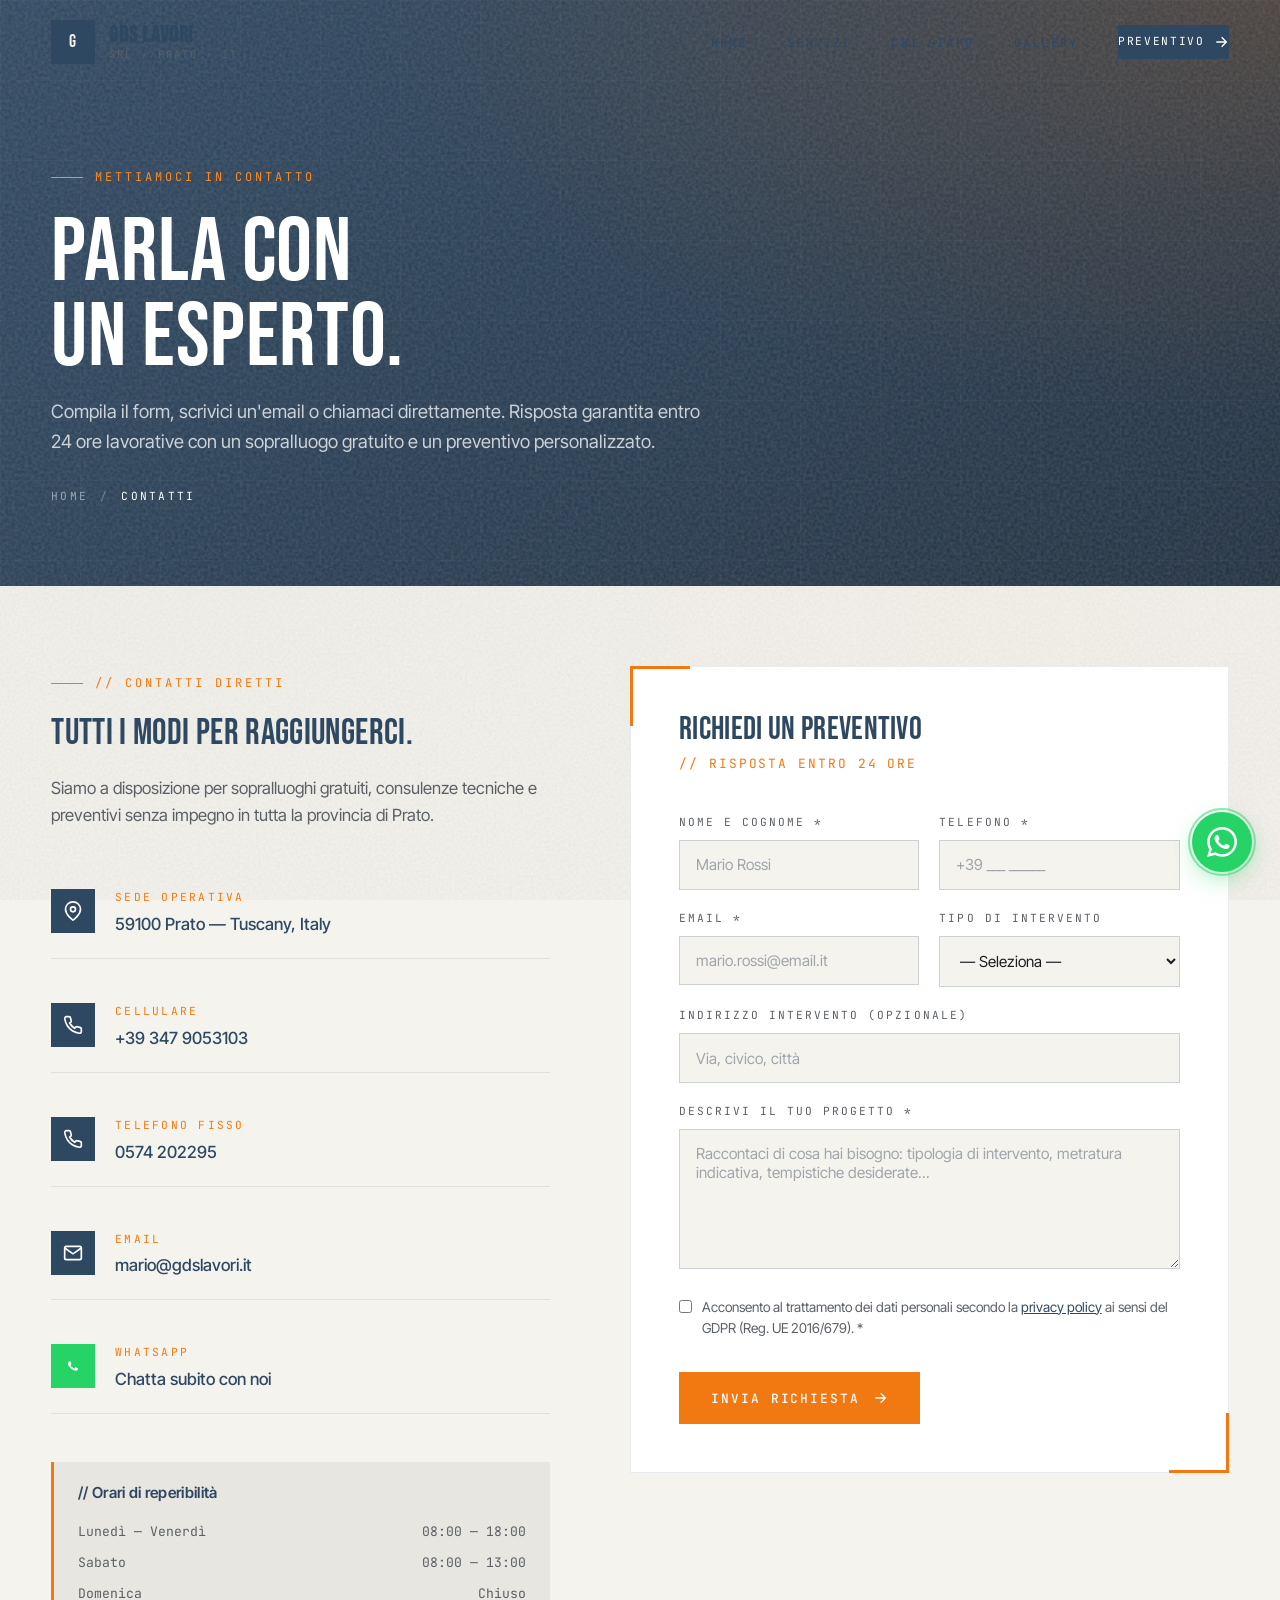
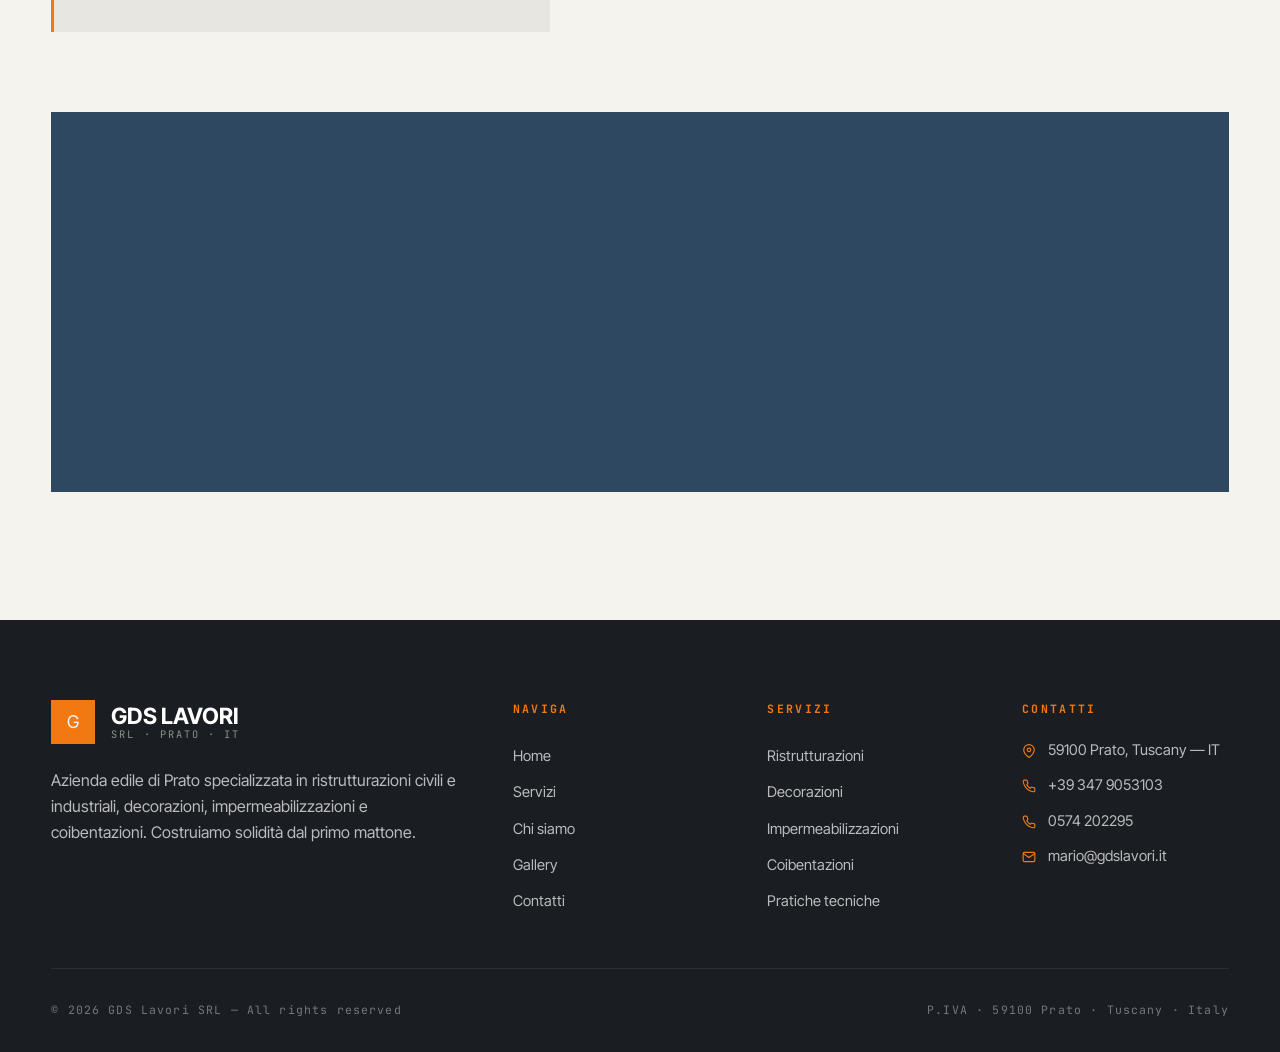
<file: index.html>
<!DOCTYPE html>
<html lang="it">
<head>
  <meta charset="UTF-8" />
  <meta name="viewport" content="width=device-width, initial-scale=1.0" />
  <title>Contatti · GDS Lavori — Richiedi un preventivo gratuito a Prato</title>
  <meta name="description" content="Contatta GDS Lavori per un preventivo gratuito sui tuoi lavori edili a Prato. Telefono +39 347 9053103, email mario@gdslavori.it. Sopralluogo senza impegno." />
  <link rel="icon" href="data:image/svg+xml,%3Csvg xmlns='http://www.w3.org/2000/svg' viewBox='0 0 32 32'%3E%3Crect width='32' height='32' fill='%232f4862'/%3E%3Ctext x='16' y='22' font-family='Arial Black' font-size='14' font-weight='900' text-anchor='middle' fill='%23f5f3ee'%3EG%3C/text%3E%3C/svg%3E" />
  <link rel="stylesheet" href="assets/style.css" />
</head>
<body>

  <nav class="navbar">
    <div class="container nav-inner">
      <a href="index.html" class="brand">
        <div class="brand-mark">G</div>
        <div class="brand-text">
          <strong>GDS LAVORI</strong>
          <small>SRL · PRATO · IT</small>
        </div>
      </a>
      <ul class="nav-links">
        <li><a href="index.html">Home</a></li>
        <li><a href="servizi.html">Servizi</a></li>
        <li><a href="about.html">Chi Siamo</a></li>
        <li><a href="gallery.html">Gallery</a></li>
        <li><a href="contatti.html" class="nav-cta active">Preventivo <svg class="btn-arrow" viewBox="0 0 24 24" fill="none" stroke="currentColor" stroke-width="2"><path d="M5 12h14M13 5l7 7-7 7"/></svg></a></li>
      </ul>
      <button class="nav-toggle" aria-label="Menu">
        <span></span><span></span><span></span>
      </button>
    </div>
  </nav>

  <!-- ============ PAGE HEADER ============ -->
  <header class="page-header">
    <div class="container">
      <span class="eyebrow">Mettiamoci in contatto</span>
      <h1>Parla con<br>un esperto.</h1>
      <p>Compila il form, scrivici un'email o chiamaci direttamente. Risposta garantita entro 24 ore lavorative con un sopralluogo gratuito e un preventivo personalizzato.</p>
      <nav class="breadcrumb">
        <a href="index.html">Home</a>
        <span>/</span>
        <span style="color: var(--white)">Contatti</span>
      </nav>
    </div>
  </header>

  <!-- ============ CONTACT SECTION ============ -->
  <section style="padding-top: 5rem;">
    <div class="container">
      <div class="contact-grid">

        <!-- LEFT: contact info -->
        <div class="contact-info" data-reveal>
          <span class="eyebrow">// CONTATTI DIRETTI</span>
          <h3>Tutti i modi per raggiungerci.</h3>
          <p>Siamo a disposizione per sopralluoghi gratuiti, consulenze tecniche e preventivi senza impegno in tutta la provincia di Prato.</p>

          <div class="contact-list">

            <div class="contact-item">
              <div class="contact-icon">
                <svg viewBox="0 0 24 24" fill="none" stroke="currentColor" stroke-width="2">
                  <path d="M21 10c0 7-9 13-9 13s-9-6-9-13a9 9 0 0118 0z"/>
                  <circle cx="12" cy="10" r="3"/>
                </svg>
              </div>
              <div class="contact-item-content">
                <div class="label">Sede operativa</div>
                <div class="value">59100 Prato — Tuscany, Italy</div>
              </div>
            </div>

            <div class="contact-item">
              <div class="contact-icon">
                <svg viewBox="0 0 24 24" fill="none" stroke="currentColor" stroke-width="2">
                  <path d="M22 16.92v3a2 2 0 01-2.18 2 19.79 19.79 0 01-8.63-3.07 19.5 19.5 0 01-6-6 19.79 19.79 0 01-3.07-8.67A2 2 0 014.11 2h3a2 2 0 012 1.72c.13.96.36 1.9.7 2.81a2 2 0 01-.45 2.11L8.09 9.91a16 16 0 006 6l1.27-1.27a2 2 0 012.11-.45c.91.34 1.85.57 2.81.7a2 2 0 011.72 2.03z"/>
                </svg>
              </div>
              <div class="contact-item-content">
                <div class="label">Cellulare</div>
                <div class="value"><a href="tel:+393479053103">+39 347 9053103</a></div>
              </div>
            </div>

            <div class="contact-item">
              <div class="contact-icon">
                <svg viewBox="0 0 24 24" fill="none" stroke="currentColor" stroke-width="2">
                  <path d="M22 16.92v3a2 2 0 01-2.18 2 19.79 19.79 0 01-8.63-3.07 19.5 19.5 0 01-6-6 19.79 19.79 0 01-3.07-8.67A2 2 0 014.11 2h3a2 2 0 012 1.72c.13.96.36 1.9.7 2.81a2 2 0 01-.45 2.11L8.09 9.91a16 16 0 006 6l1.27-1.27a2 2 0 012.11-.45c.91.34 1.85.57 2.81.7a2 2 0 011.72 2.03z"/>
                </svg>
              </div>
              <div class="contact-item-content">
                <div class="label">Telefono fisso</div>
                <div class="value"><a href="tel:+390574202295">0574 202295</a></div>
              </div>
            </div>

            <div class="contact-item">
              <div class="contact-icon">
                <svg viewBox="0 0 24 24" fill="none" stroke="currentColor" stroke-width="2">
                  <path d="M4 4h16c1.1 0 2 .9 2 2v12c0 1.1-.9 2-2 2H4c-1.1 0-2-.9-2-2V6c0-1.1.9-2 2-2z"/>
                  <path d="M22 6l-10 7L2 6"/>
                </svg>
              </div>
              <div class="contact-item-content">
                <div class="label">Email</div>
                <div class="value"><a href="mailto:mario@gdslavori.it">mario@gdslavori.it</a></div>
              </div>
            </div>

            <div class="contact-item">
              <div class="contact-icon" style="background: #25D366;">
                <svg viewBox="0 0 24 24" fill="currentColor">
                  <path d="M17.472 14.382c-.297-.149-1.758-.867-2.03-.967-.273-.099-.471-.148-.67.15-.197.297-.767.966-.94 1.164-.173.199-.347.223-.644.075-.297-.15-1.255-.463-2.39-1.475-.883-.788-1.48-1.761-1.653-2.059-.173-.297-.018-.458.13-.606.134-.133.298-.347.446-.52.149-.174.198-.298.298-.497.099-.198.05-.371-.025-.52-.075-.149-.669-1.612-.916-2.207-.242-.579-.487-.5-.669-.51-.173-.008-.371-.01-.57-.01-.198 0-.52.074-.792.372-.272.297-1.04 1.016-1.04 2.479 0 1.462 1.065 2.875 1.213 3.074.149.198 2.096 3.2 5.077 4.487.709.306 1.262.489 1.694.625.712.227 1.36.195 1.871.118.571-.085 1.758-.719 2.006-1.413.248-.694.248-1.289.173-1.413-.074-.124-.272-.198-.57-.347"/>
                </svg>
              </div>
              <div class="contact-item-content">
                <div class="label">WhatsApp</div>
                <div class="value"><a href="https://wa.me/393479053103" target="_blank" rel="noopener">Chatta subito con noi</a></div>
              </div>
            </div>

          </div>

          <div class="contact-hours">
            <h4>// Orari di reperibilità</h4>
            <div><span>Lunedì — Venerdì</span><span>08:00 — 18:00</span></div>
            <div><span>Sabato</span><span>08:00 — 13:00</span></div>
            <div><span>Domenica</span><span>Chiuso</span></div>
          </div>
        </div>

        <!-- RIGHT: form -->
        <div class="contact-form" data-reveal data-reveal-delay="1">
          <h3 class="form-title">Richiedi un preventivo</h3>
          <div class="form-sub">// Risposta entro 24 ore</div>

          <!-- IMPORTANTE: sostituisci "yourFormID" con il tuo ID Formspree reale.
               Iscriviti gratis su https://formspree.io, crea un form e copia qui l'endpoint. -->
          <form id="contact-form" action="https://formspree.io/f/yourFormID" method="POST">

            <div class="form-row">
              <div class="form-field">
                <label for="nome">Nome e Cognome *</label>
                <input type="text" id="nome" name="nome" required placeholder="Mario Rossi" />
              </div>
              <div class="form-field">
                <label for="telefono">Telefono *</label>
                <input type="tel" id="telefono" name="telefono" required placeholder="+39 ___ ______" />
              </div>
            </div>

            <div class="form-row">
              <div class="form-field">
                <label for="email">Email *</label>
                <input type="email" id="email" name="email" required placeholder="mario.rossi@email.it" />
              </div>
              <div class="form-field">
                <label for="servizio">Tipo di intervento</label>
                <select id="servizio" name="servizio">
                  <option value="">— Seleziona —</option>
                  <option value="Ristrutturazione">Ristrutturazione</option>
                  <option value="Restauro">Restauro conservativo</option>
                  <option value="Decorazioni">Decorazioni & Pitture</option>
                  <option value="Impermeabilizzazioni">Impermeabilizzazioni</option>
                  <option value="Coibentazioni">Coibentazioni / Cappotto</option>
                  <option value="Pratiche">Pratiche tecniche</option>
                  <option value="Industriale">Lavori industriali</option>
                  <option value="Altro">Altro</option>
                </select>
              </div>
            </div>

            <div class="form-row">
              <div class="form-field full">
                <label for="indirizzo">Indirizzo intervento (opzionale)</label>
                <input type="text" id="indirizzo" name="indirizzo" placeholder="Via, civico, città" />
              </div>
            </div>

            <div class="form-row">
              <div class="form-field full">
                <label for="messaggio">Descrivi il tuo progetto *</label>
                <textarea id="messaggio" name="messaggio" required placeholder="Raccontaci di cosa hai bisogno: tipologia di intervento, metratura indicativa, tempistiche desiderate..."></textarea>
              </div>
            </div>

            <div class="privacy-check">
              <input type="checkbox" id="privacy" name="privacy" required />
              <label for="privacy" style="font-family: var(--font-body); letter-spacing: 0; text-transform: none; font-size: 0.85rem; color: var(--gray-dark); margin: 0;">
                Acconsento al trattamento dei dati personali secondo la <a href="#">privacy policy</a> ai sensi del GDPR (Reg. UE 2016/679). *
              </label>
            </div>

            <div class="form-actions">
              <button type="submit" class="btn btn-primary">
                <span>Invia richiesta</span>
                <svg class="btn-arrow" viewBox="0 0 24 24" fill="none" stroke="currentColor" stroke-width="2"><path d="M5 12h14M13 5l7 7-7 7"/></svg>
              </button>
            </div>

            <div class="form-status"></div>
          </form>
        </div>

      </div>

      <!-- MAP -->
      <div class="map-block" data-reveal>
        <iframe
          src="https://www.google.com/maps/embed?pb=!1m18!1m12!1m3!1d11436.835571983193!2d11.099!3d43.881!2m3!1f0!2f0!3f0!3m2!1i1024!2i768!4f13.1!3m3!1m2!1s0x132a0d2c4d7c4d59%3A0x0!2sPrato%2C%20PO!5e0!3m2!1sit!2sit!4v1700000000000!5m2!1sit!2sit"
          width="100%" height="100%" style="border:0;" allowfullscreen="" loading="lazy" referrerpolicy="no-referrer-when-downgrade"
          title="Mappa Prato">
        </iframe>
      </div>
    </div>
  </section>

  <!-- ============ FOOTER ============ -->
  <footer>
    <div class="container">
      <div class="footer-grid">
        <div>
          <div class="footer-brand">
            <div class="brand-mark">G</div>
            <div class="brand-text">
              <strong>GDS LAVORI</strong>
              <small>SRL · PRATO · IT</small>
            </div>
          </div>
          <p>Azienda edile di Prato specializzata in ristrutturazioni civili e industriali, decorazioni, impermeabilizzazioni e coibentazioni. Costruiamo solidità dal primo mattone.</p>
        </div>
        <div class="footer-col">
          <h5>Naviga</h5>
          <ul>
            <li><a href="index.html">Home</a></li>
            <li><a href="servizi.html">Servizi</a></li>
            <li><a href="about.html">Chi siamo</a></li>
            <li><a href="gallery.html">Gallery</a></li>
            <li><a href="contatti.html">Contatti</a></li>
          </ul>
        </div>
        <div class="footer-col">
          <h5>Servizi</h5>
          <ul>
            <li><a href="servizi.html">Ristrutturazioni</a></li>
            <li><a href="servizi.html">Decorazioni</a></li>
            <li><a href="servizi.html">Impermeabilizzazioni</a></li>
            <li><a href="servizi.html">Coibentazioni</a></li>
            <li><a href="servizi.html">Pratiche tecniche</a></li>
          </ul>
        </div>
        <div class="footer-col">
          <h5>Contatti</h5>
          <div class="footer-contact-line">
            <svg viewBox="0 0 24 24" fill="none" stroke="currentColor" stroke-width="2"><path d="M21 10c0 7-9 13-9 13s-9-6-9-13a9 9 0 0118 0z"/><circle cx="12" cy="10" r="3"/></svg>
            <span>59100 Prato, Tuscany — IT</span>
          </div>
          <div class="footer-contact-line">
            <svg viewBox="0 0 24 24" fill="none" stroke="currentColor" stroke-width="2"><path d="M22 16.92v3a2 2 0 01-2.18 2 19.79 19.79 0 01-8.63-3.07 19.5 19.5 0 01-6-6 19.79 19.79 0 01-3.07-8.67A2 2 0 014.11 2h3a2 2 0 012 1.72c.13.96.36 1.9.7 2.81a2 2 0 01-.45 2.11L8.09 9.91a16 16 0 006 6l1.27-1.27a2 2 0 012.11-.45c.91.34 1.85.57 2.81.7a2 2 0 011.72 2.03z"/></svg>
            <span>+39 347 9053103</span>
          </div>
          <div class="footer-contact-line">
            <svg viewBox="0 0 24 24" fill="none" stroke="currentColor" stroke-width="2"><path d="M22 16.92v3a2 2 0 01-2.18 2 19.79 19.79 0 01-8.63-3.07 19.5 19.5 0 01-6-6 19.79 19.79 0 01-3.07-8.67A2 2 0 014.11 2h3a2 2 0 012 1.72c.13.96.36 1.9.7 2.81a2 2 0 01-.45 2.11L8.09 9.91a16 16 0 006 6l1.27-1.27a2 2 0 012.11-.45c.91.34 1.85.57 2.81.7a2 2 0 011.72 2.03z"/></svg>
            <span>0574 202295</span>
          </div>
          <div class="footer-contact-line">
            <svg viewBox="0 0 24 24" fill="none" stroke="currentColor" stroke-width="2"><path d="M4 4h16c1.1 0 2 .9 2 2v12c0 1.1-.9 2-2 2H4c-1.1 0-2-.9-2-2V6c0-1.1.9-2 2-2z"/><path d="M22 6l-10 7L2 6"/></svg>
            <a href="mailto:mario@gdslavori.it">mario@gdslavori.it</a>
          </div>
        </div>
      </div>
      <div class="footer-bottom">
        <span>© <span data-year></span> GDS Lavori SRL — All rights reserved</span>
        <span>P.IVA · 59100 Prato · Tuscany · Italy</span>
      </div>
    </div>
  </footer>

  <a href="https://wa.me/393479053103?text=Salve%2C%20vorrei%20informazioni%20su%20un%20intervento." class="whatsapp-fab" target="_blank" rel="noopener" aria-label="Contattaci su WhatsApp">
    <svg viewBox="0 0 24 24" fill="currentColor">
      <path d="M17.472 14.382c-.297-.149-1.758-.867-2.03-.967-.273-.099-.471-.148-.67.15-.197.297-.767.966-.94 1.164-.173.199-.347.223-.644.075-.297-.15-1.255-.463-2.39-1.475-.883-.788-1.48-1.761-1.653-2.059-.173-.297-.018-.458.13-.606.134-.133.298-.347.446-.52.149-.174.198-.298.298-.497.099-.198.05-.371-.025-.52-.075-.149-.669-1.612-.916-2.207-.242-.579-.487-.5-.669-.51-.173-.008-.371-.01-.57-.01-.198 0-.52.074-.792.372-.272.297-1.04 1.016-1.04 2.479 0 1.462 1.065 2.875 1.213 3.074.149.198 2.096 3.2 5.077 4.487.709.306 1.262.489 1.694.625.712.227 1.36.195 1.871.118.571-.085 1.758-.719 2.006-1.413.248-.694.248-1.289.173-1.413-.074-.124-.272-.198-.57-.347m-5.421 7.403h-.004a9.87 9.87 0 01-5.031-1.378l-.361-.214-3.741.982.998-3.648-.235-.374a9.86 9.86 0 01-1.51-5.26c.001-5.45 4.436-9.884 9.888-9.884 2.64 0 5.122 1.03 6.988 2.898a9.825 9.825 0 012.893 6.994c-.003 5.45-4.437 9.884-9.885 9.884m8.413-18.297A11.815 11.815 0 0012.05 0C5.495 0 .16 5.335.157 11.892c0 2.096.547 4.142 1.588 5.945L.057 24l6.305-1.654a11.882 11.882 0 005.683 1.448h.005c6.554 0 11.89-5.335 11.893-11.893a11.821 11.821 0 00-3.48-8.413z"/>
    </svg>
  </a>

  <script src="assets/script.js"></script>
</body>
</html>
</file>
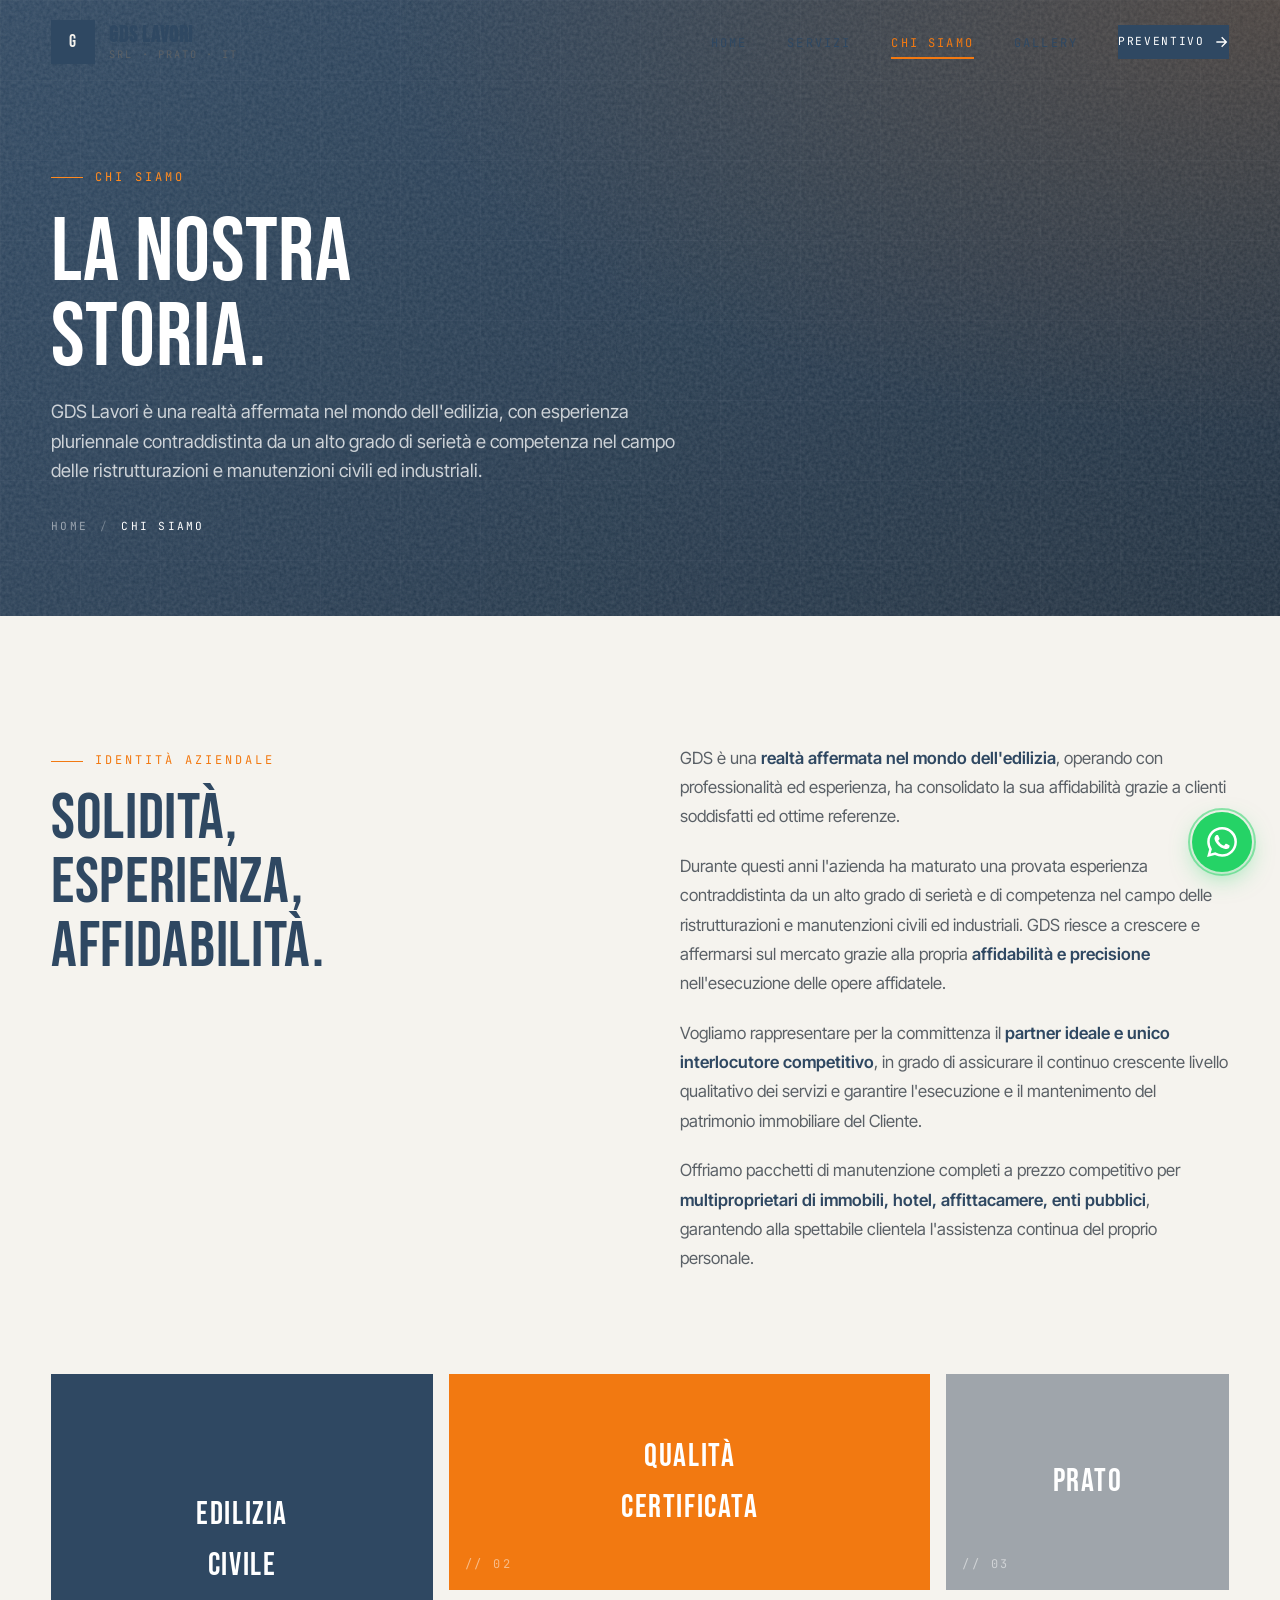
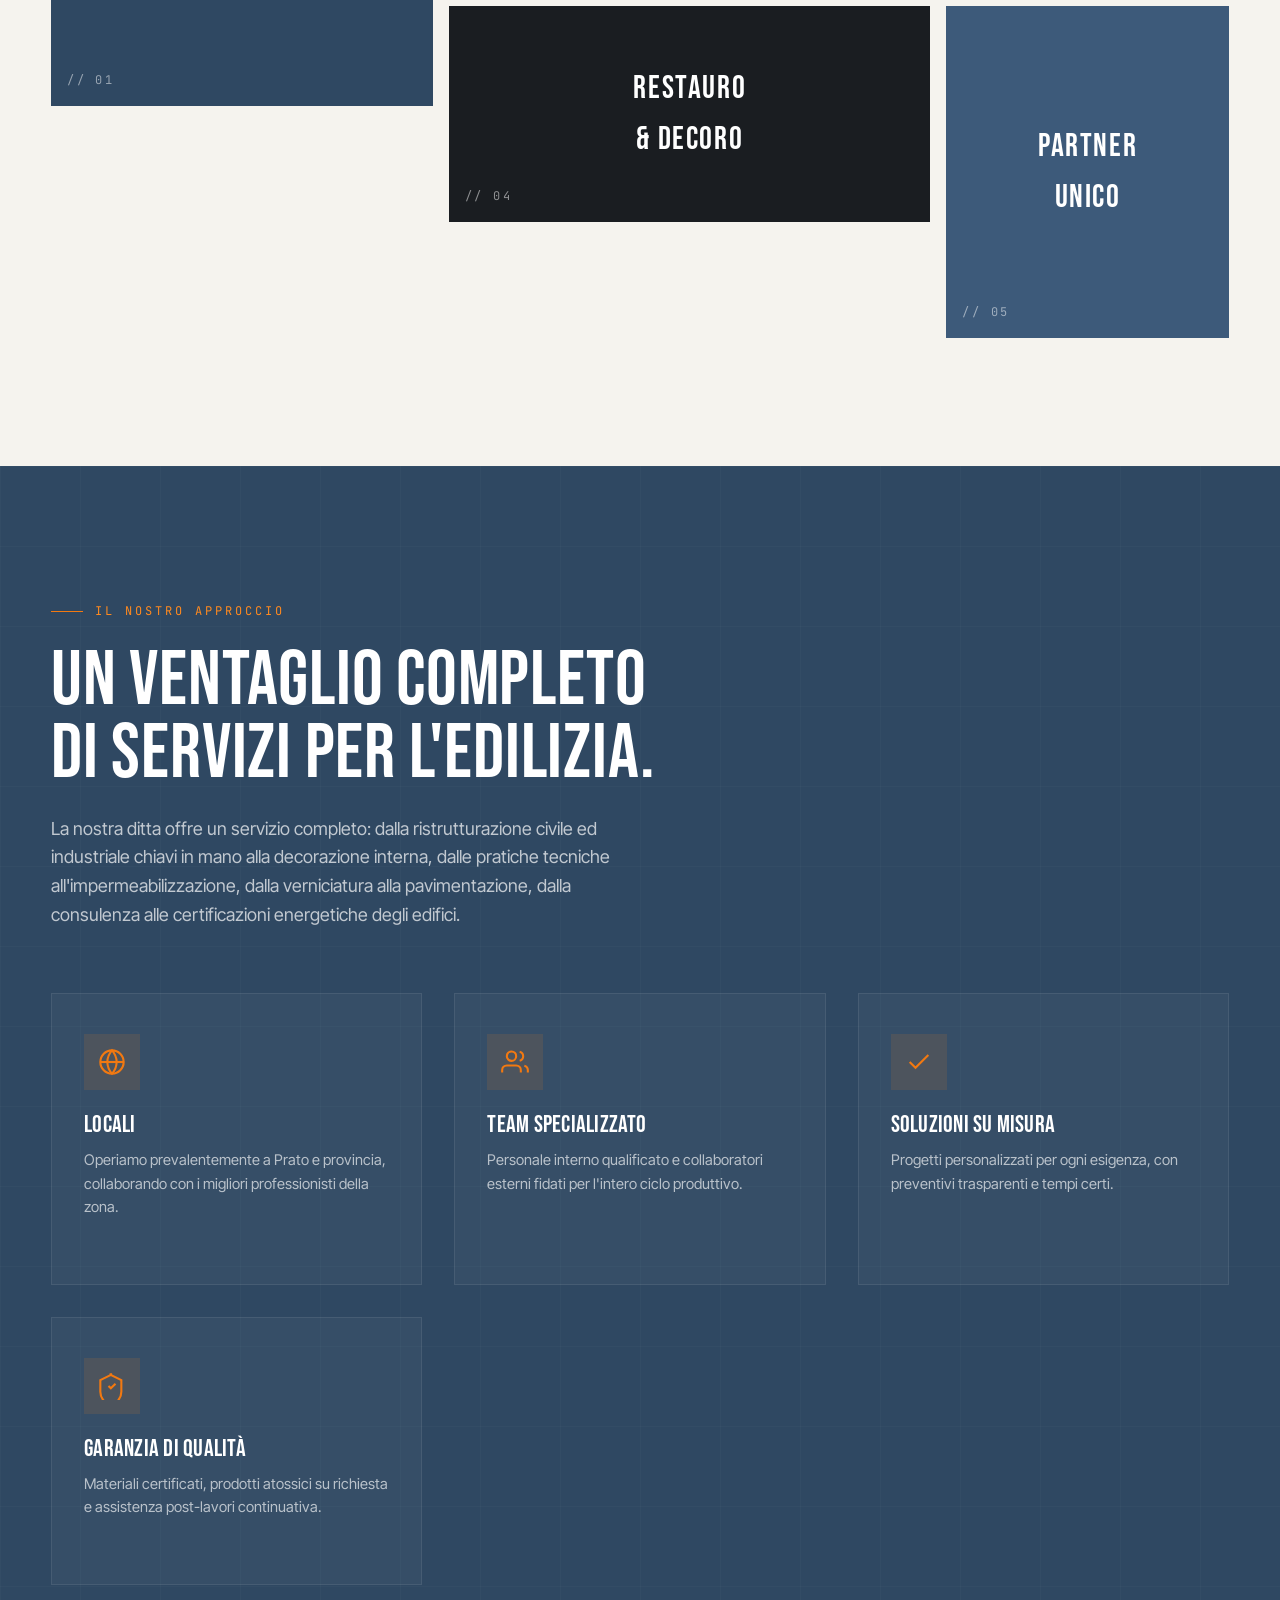
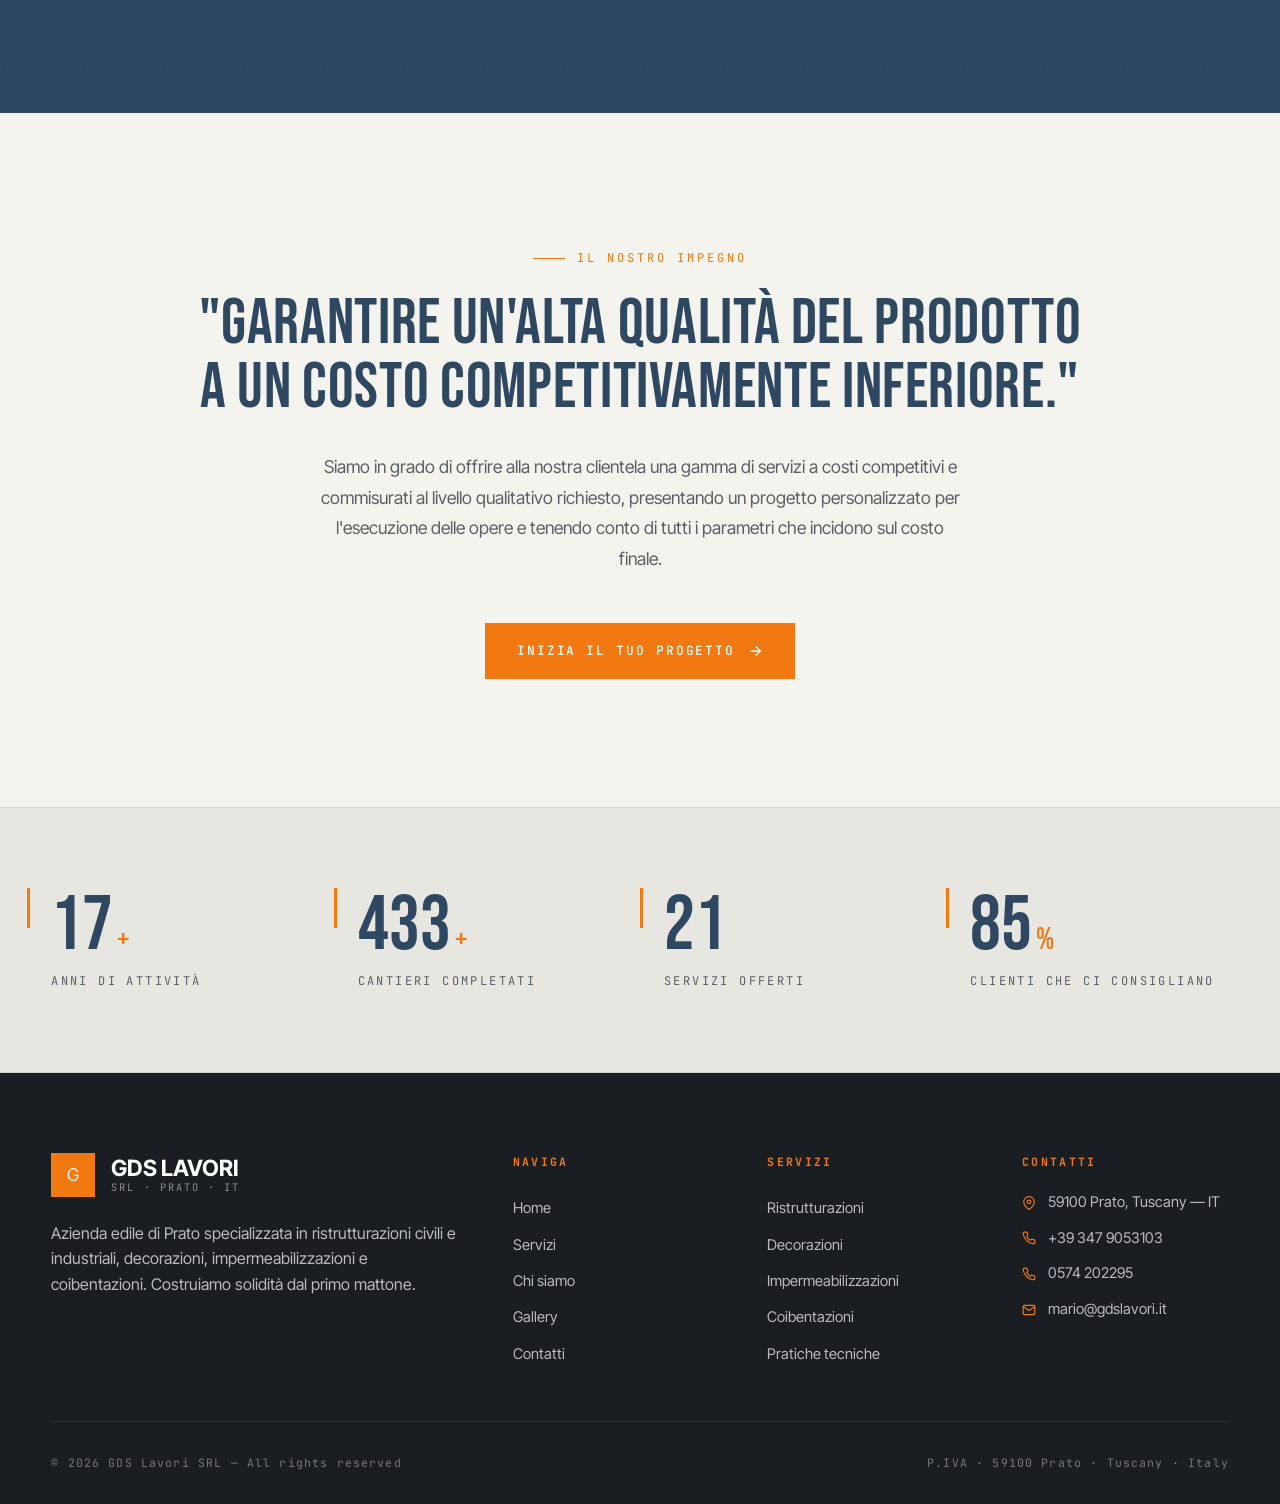
<file: gallery.html>
<!DOCTYPE html>
<html lang="it">
<head>
  <meta charset="UTF-8" />
  <meta name="viewport" content="width=device-width, initial-scale=1.0" />
  <title>Chi Siamo · GDS Lavori — Realtà affermata nell'edilizia di Prato</title>
  <meta name="description" content="Scopri GDS Lavori: realtà affermata nel mondo dell'edilizia di Prato, con esperienza pluriennale in ristrutturazioni e manutenzioni civili e industriali. Affidabilità, serietà e competenza." />
  <link rel="icon" href="data:image/svg+xml,%3Csvg xmlns='http://www.w3.org/2000/svg' viewBox='0 0 32 32'%3E%3Crect width='32' height='32' fill='%232f4862'/%3E%3Ctext x='16' y='22' font-family='Arial Black' font-size='14' font-weight='900' text-anchor='middle' fill='%23f5f3ee'%3EG%3C/text%3E%3C/svg%3E" />
  <link rel="stylesheet" href="assets/style.css" />
</head>
<body>

  <nav class="navbar">
    <div class="container nav-inner">
      <a href="index.html" class="brand">
        <div class="brand-mark">G</div>
        <div class="brand-text">
          <strong>GDS LAVORI</strong>
          <small>SRL · PRATO · IT</small>
        </div>
      </a>
      <ul class="nav-links">
        <li><a href="index.html">Home</a></li>
        <li><a href="servizi.html">Servizi</a></li>
        <li><a href="about.html" class="active">Chi Siamo</a></li>
        <li><a href="gallery.html">Gallery</a></li>
        <li><a href="contatti.html" class="nav-cta">Preventivo <svg class="btn-arrow" viewBox="0 0 24 24" fill="none" stroke="currentColor" stroke-width="2"><path d="M5 12h14M13 5l7 7-7 7"/></svg></a></li>
      </ul>
      <button class="nav-toggle" aria-label="Menu">
        <span></span><span></span><span></span>
      </button>
    </div>
  </nav>

  <!-- ============ PAGE HEADER ============ -->
  <header class="page-header">
    <div class="container">
      <span class="eyebrow">Chi siamo</span>
      <h1>La nostra<br>storia.</h1>
      <p>GDS Lavori è una realtà affermata nel mondo dell'edilizia, con esperienza pluriennale contraddistinta da un alto grado di serietà e competenza nel campo delle ristrutturazioni e manutenzioni civili ed industriali.</p>
      <nav class="breadcrumb">
        <a href="index.html">Home</a>
        <span>/</span>
        <span style="color: var(--white)">Chi Siamo</span>
      </nav>
    </div>
  </header>

  <!-- ============ ABOUT INTRO ============ -->
  <section class="about-intro">
    <div class="container">
      <div class="about-grid">
        <div class="left" data-reveal>
          <span class="eyebrow">Identità aziendale</span>
          <h2>Solidità,<br>esperienza,<br>affidabilità.</h2>
        </div>
        <div class="right" data-reveal data-reveal-delay="1">
          <p>
            GDS è una <strong>realtà affermata nel mondo dell'edilizia</strong>, operando con professionalità ed esperienza, ha consolidato la sua affidabilità grazie a clienti soddisfatti ed ottime referenze.
          </p>
          <p>
            Durante questi anni l'azienda ha maturato una provata esperienza contraddistinta da un alto grado di serietà e di competenza nel campo delle ristrutturazioni e manutenzioni civili ed industriali. GDS riesce a crescere e affermarsi sul mercato grazie alla propria <strong>affidabilità e precisione</strong> nell'esecuzione delle opere affidatele.
          </p>
          <p>
            Vogliamo rappresentare per la committenza il <strong>partner ideale e unico interlocutore competitivo</strong>, in grado di assicurare il continuo crescente livello qualitativo dei servizi e garantire l'esecuzione e il mantenimento del patrimonio immobiliare del Cliente.
          </p>
          <p>
            Offriamo pacchetti di manutenzione completi a prezzo competitivo per <strong>multiproprietari di immobili, hotel, affittacamere, enti pubblici</strong>, garantendo alla spettabile clientela l'assistenza continua del proprio personale.
          </p>
        </div>
      </div>

      <!-- decorative mosaic -->
      <div class="about-mosaic" data-reveal>
        <div class="mosaic-tile t1">
          <span style="text-align: center; padding: 1rem;">EDILIZIA<br>CIVILE</span>
          <span class="tag">// 01</span>
        </div>
        <div class="mosaic-tile t2">
          <span style="text-align: center; padding: 1rem;">QUALITÀ<br>CERTIFICATA</span>
          <span class="tag">// 02</span>
        </div>
        <div class="mosaic-tile t3">
          <span style="text-align: center; padding: 1rem;">PRATO</span>
          <span class="tag">// 03</span>
        </div>
        <div class="mosaic-tile t4">
          <span style="text-align: center; padding: 1rem;">RESTAURO<br>& DECORO</span>
          <span class="tag">// 04</span>
        </div>
        <div class="mosaic-tile t5">
          <span style="text-align: center; padding: 1rem;">PARTNER<br>UNICO</span>
          <span class="tag">// 05</span>
        </div>
      </div>
    </div>
  </section>

  <!-- ============ APPROACH ============ -->
  <section class="services-preview">
    <div class="container">
      <div class="section-head" data-reveal>
        <span class="eyebrow">Il nostro approccio</span>
        <h2 class="section-title" style="color: var(--white);">Un ventaglio completo<br>di servizi per l'edilizia.</h2>
        <p class="lead">
          La nostra ditta offre un servizio completo: dalla ristrutturazione civile ed industriale chiavi in mano alla decorazione interna, dalle pratiche tecniche all'impermeabilizzazione, dalla verniciatura alla pavimentazione, dalla consulenza alle certificazioni energetiche degli edifici.
        </p>
      </div>

      <div class="services-list">
        <div class="service-card" data-reveal data-reveal-delay="1">
          <div class="service-icon">
            <svg viewBox="0 0 24 24" fill="none" stroke="currentColor" stroke-width="1.8">
              <circle cx="12" cy="12" r="10"/>
              <path d="M12 2a15.3 15.3 0 014 10 15.3 15.3 0 01-4 10 15.3 15.3 0 01-4-10 15.3 15.3 0 014-10z"/>
              <path d="M2 12h20"/>
            </svg>
          </div>
          <h3>Locali</h3>
          <p>Operiamo prevalentemente a Prato e provincia, collaborando con i migliori professionisti della zona.</p>
        </div>

        <div class="service-card" data-reveal data-reveal-delay="2">
          <div class="service-icon">
            <svg viewBox="0 0 24 24" fill="none" stroke="currentColor" stroke-width="1.8">
              <path d="M17 21v-2a4 4 0 00-4-4H5a4 4 0 00-4 4v2"/>
              <circle cx="9" cy="7" r="4"/>
              <path d="M23 21v-2a4 4 0 00-3-3.87M16 3.13a4 4 0 010 7.75"/>
            </svg>
          </div>
          <h3>Team specializzato</h3>
          <p>Personale interno qualificato e collaboratori esterni fidati per l'intero ciclo produttivo.</p>
        </div>

        <div class="service-card" data-reveal data-reveal-delay="3">
          <div class="service-icon">
            <svg viewBox="0 0 24 24" fill="none" stroke="currentColor" stroke-width="1.8">
              <path d="M20 6L9 17l-5-5"/>
            </svg>
          </div>
          <h3>Soluzioni su misura</h3>
          <p>Progetti personalizzati per ogni esigenza, con preventivi trasparenti e tempi certi.</p>
        </div>

        <div class="service-card" data-reveal data-reveal-delay="4">
          <div class="service-icon">
            <svg viewBox="0 0 24 24" fill="none" stroke="currentColor" stroke-width="1.8">
              <path d="M12 2L2 7v10c0 5.55 3.84 9.74 9 11 5.16-1.26 9-5.45 9-11V7l-10-5z"/>
              <path d="M9 12l2 2 4-4"/>
            </svg>
          </div>
          <h3>Garanzia di qualità</h3>
          <p>Materiali certificati, prodotti atossici su richiesta e assistenza post-lavori continuativa.</p>
        </div>
      </div>
    </div>
  </section>

  <!-- ============ COMMITMENT ============ -->
  <section style="background: var(--paper);">
    <div class="container">
      <div style="display: grid; grid-template-columns: 1fr; gap: 4rem; max-width: 900px; margin: 0 auto; text-align: center;" data-reveal>
        <div>
          <span class="eyebrow" style="justify-content: center;">Il nostro impegno</span>
          <h2 style="font-size: clamp(2.5rem, 5vw, 4.5rem); line-height: 1; margin-bottom: 2rem;">
            "Garantire un'alta qualità del prodotto a un costo competitivamente inferiore."
          </h2>
          <p style="color: var(--gray-dark); font-size: 1.1rem; line-height: 1.75; max-width: 65ch; margin: 0 auto;">
            Siamo in grado di offrire alla nostra clientela una gamma di servizi a costi competitivi e commisurati al livello qualitativo richiesto, presentando un progetto personalizzato per l'esecuzione delle opere e tenendo conto di tutti i parametri che incidono sul costo finale.
          </p>
          <div style="margin-top: 3rem;">
            <a href="contatti.html" class="btn btn-primary">
              Inizia il tuo progetto
              <svg class="btn-arrow" viewBox="0 0 24 24" fill="none" stroke="currentColor" stroke-width="2"><path d="M5 12h14M13 5l7 7-7 7"/></svg>
            </a>
          </div>
        </div>
      </div>
    </div>
  </section>

  <!-- ============ COUNTERS ============ -->
  <section class="counters">
    <div class="container">
      <div class="counters-grid">
        <div class="counter-item" data-reveal>
          <div class="counter-num">
            <span data-counter="20">0</span><span class="suffix">+</span>
          </div>
          <div class="counter-label">Anni di attività</div>
        </div>
        <div class="counter-item" data-reveal data-reveal-delay="1">
          <div class="counter-num">
            <span data-counter="500">0</span><span class="suffix">+</span>
          </div>
          <div class="counter-label">Cantieri completati</div>
        </div>
        <div class="counter-item" data-reveal data-reveal-delay="2">
          <div class="counter-num">
            <span data-counter="25">0</span>
          </div>
          <div class="counter-label">Servizi offerti</div>
        </div>
        <div class="counter-item" data-reveal data-reveal-delay="3">
          <div class="counter-num">
            <span data-counter="98">0</span><span class="suffix">%</span>
          </div>
          <div class="counter-label">Clienti che ci consigliano</div>
        </div>
      </div>
    </div>
  </section>

  <!-- ============ FOOTER ============ -->
  <footer>
    <div class="container">
      <div class="footer-grid">
        <div>
          <div class="footer-brand">
            <div class="brand-mark">G</div>
            <div class="brand-text">
              <strong>GDS LAVORI</strong>
              <small>SRL · PRATO · IT</small>
            </div>
          </div>
          <p>Azienda edile di Prato specializzata in ristrutturazioni civili e industriali, decorazioni, impermeabilizzazioni e coibentazioni. Costruiamo solidità dal primo mattone.</p>
        </div>
        <div class="footer-col">
          <h5>Naviga</h5>
          <ul>
            <li><a href="index.html">Home</a></li>
            <li><a href="servizi.html">Servizi</a></li>
            <li><a href="about.html">Chi siamo</a></li>
            <li><a href="gallery.html">Gallery</a></li>
            <li><a href="contatti.html">Contatti</a></li>
          </ul>
        </div>
        <div class="footer-col">
          <h5>Servizi</h5>
          <ul>
            <li><a href="servizi.html">Ristrutturazioni</a></li>
            <li><a href="servizi.html">Decorazioni</a></li>
            <li><a href="servizi.html">Impermeabilizzazioni</a></li>
            <li><a href="servizi.html">Coibentazioni</a></li>
            <li><a href="servizi.html">Pratiche tecniche</a></li>
          </ul>
        </div>
        <div class="footer-col">
          <h5>Contatti</h5>
          <div class="footer-contact-line">
            <svg viewBox="0 0 24 24" fill="none" stroke="currentColor" stroke-width="2"><path d="M21 10c0 7-9 13-9 13s-9-6-9-13a9 9 0 0118 0z"/><circle cx="12" cy="10" r="3"/></svg>
            <span>59100 Prato, Tuscany — IT</span>
          </div>
          <div class="footer-contact-line">
            <svg viewBox="0 0 24 24" fill="none" stroke="currentColor" stroke-width="2"><path d="M22 16.92v3a2 2 0 01-2.18 2 19.79 19.79 0 01-8.63-3.07 19.5 19.5 0 01-6-6 19.79 19.79 0 01-3.07-8.67A2 2 0 014.11 2h3a2 2 0 012 1.72c.13.96.36 1.9.7 2.81a2 2 0 01-.45 2.11L8.09 9.91a16 16 0 006 6l1.27-1.27a2 2 0 012.11-.45c.91.34 1.85.57 2.81.7a2 2 0 011.72 2.03z"/></svg>
            <span>+39 347 9053103</span>
          </div>
          <div class="footer-contact-line">
            <svg viewBox="0 0 24 24" fill="none" stroke="currentColor" stroke-width="2"><path d="M22 16.92v3a2 2 0 01-2.18 2 19.79 19.79 0 01-8.63-3.07 19.5 19.5 0 01-6-6 19.79 19.79 0 01-3.07-8.67A2 2 0 014.11 2h3a2 2 0 012 1.72c.13.96.36 1.9.7 2.81a2 2 0 01-.45 2.11L8.09 9.91a16 16 0 006 6l1.27-1.27a2 2 0 012.11-.45c.91.34 1.85.57 2.81.7a2 2 0 011.72 2.03z"/></svg>
            <span>0574 202295</span>
          </div>
          <div class="footer-contact-line">
            <svg viewBox="0 0 24 24" fill="none" stroke="currentColor" stroke-width="2"><path d="M4 4h16c1.1 0 2 .9 2 2v12c0 1.1-.9 2-2 2H4c-1.1 0-2-.9-2-2V6c0-1.1.9-2 2-2z"/><path d="M22 6l-10 7L2 6"/></svg>
            <a href="mailto:mario@gdslavori.it">mario@gdslavori.it</a>
          </div>
        </div>
      </div>
      <div class="footer-bottom">
        <span>© <span data-year></span> GDS Lavori SRL — All rights reserved</span>
        <span>P.IVA · 59100 Prato · Tuscany · Italy</span>
      </div>
    </div>
  </footer>

  <a href="https://wa.me/393479053103?text=Salve%2C%20vorrei%20informazioni%20su%20un%20intervento." class="whatsapp-fab" target="_blank" rel="noopener" aria-label="Contattaci su WhatsApp">
    <svg viewBox="0 0 24 24" fill="currentColor">
      <path d="M17.472 14.382c-.297-.149-1.758-.867-2.03-.967-.273-.099-.471-.148-.67.15-.197.297-.767.966-.94 1.164-.173.199-.347.223-.644.075-.297-.15-1.255-.463-2.39-1.475-.883-.788-1.48-1.761-1.653-2.059-.173-.297-.018-.458.13-.606.134-.133.298-.347.446-.52.149-.174.198-.298.298-.497.099-.198.05-.371-.025-.52-.075-.149-.669-1.612-.916-2.207-.242-.579-.487-.5-.669-.51-.173-.008-.371-.01-.57-.01-.198 0-.52.074-.792.372-.272.297-1.04 1.016-1.04 2.479 0 1.462 1.065 2.875 1.213 3.074.149.198 2.096 3.2 5.077 4.487.709.306 1.262.489 1.694.625.712.227 1.36.195 1.871.118.571-.085 1.758-.719 2.006-1.413.248-.694.248-1.289.173-1.413-.074-.124-.272-.198-.57-.347m-5.421 7.403h-.004a9.87 9.87 0 01-5.031-1.378l-.361-.214-3.741.982.998-3.648-.235-.374a9.86 9.86 0 01-1.51-5.26c.001-5.45 4.436-9.884 9.888-9.884 2.64 0 5.122 1.03 6.988 2.898a9.825 9.825 0 012.893 6.994c-.003 5.45-4.437 9.884-9.885 9.884m8.413-18.297A11.815 11.815 0 0012.05 0C5.495 0 .16 5.335.157 11.892c0 2.096.547 4.142 1.588 5.945L.057 24l6.305-1.654a11.882 11.882 0 005.683 1.448h.005c6.554 0 11.89-5.335 11.893-11.893a11.821 11.821 0 00-3.48-8.413z"/>
    </svg>
  </a>

  <script src="assets/script.js"></script>
</body>
</html>
</file>
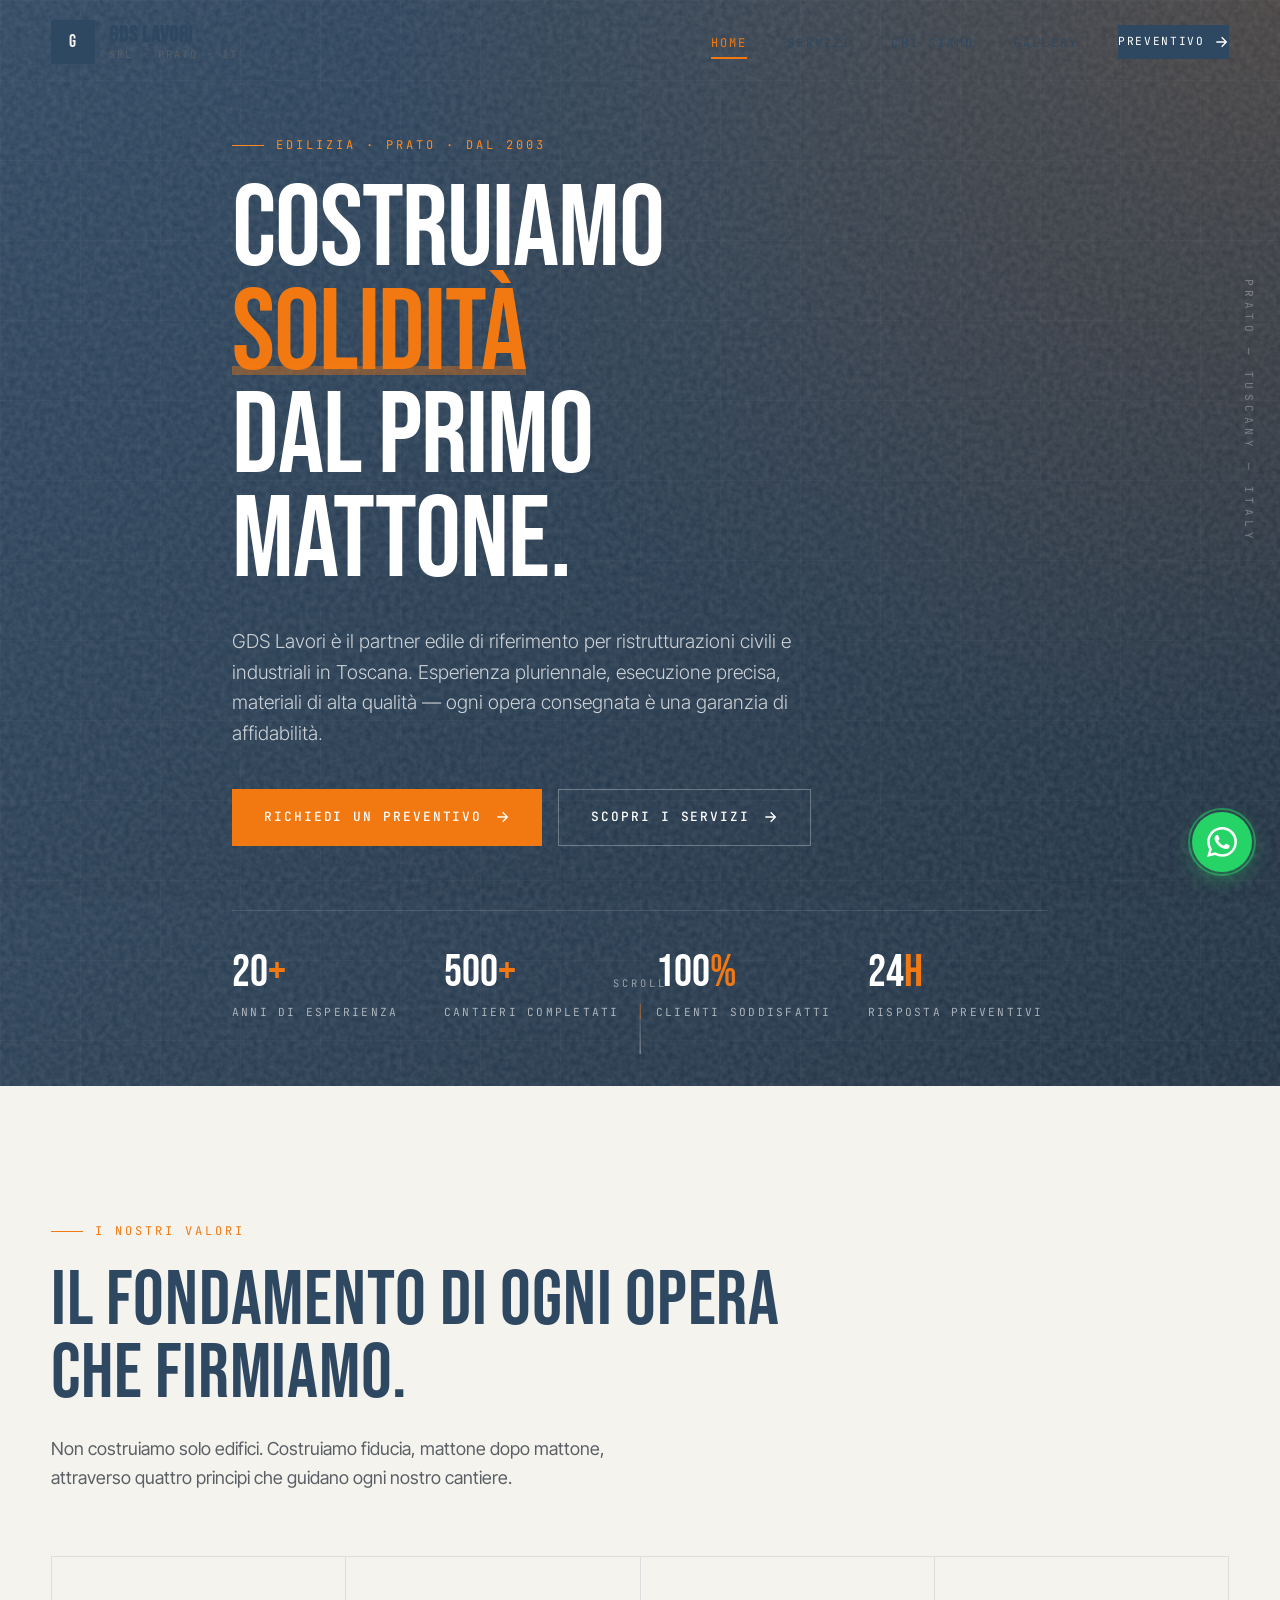
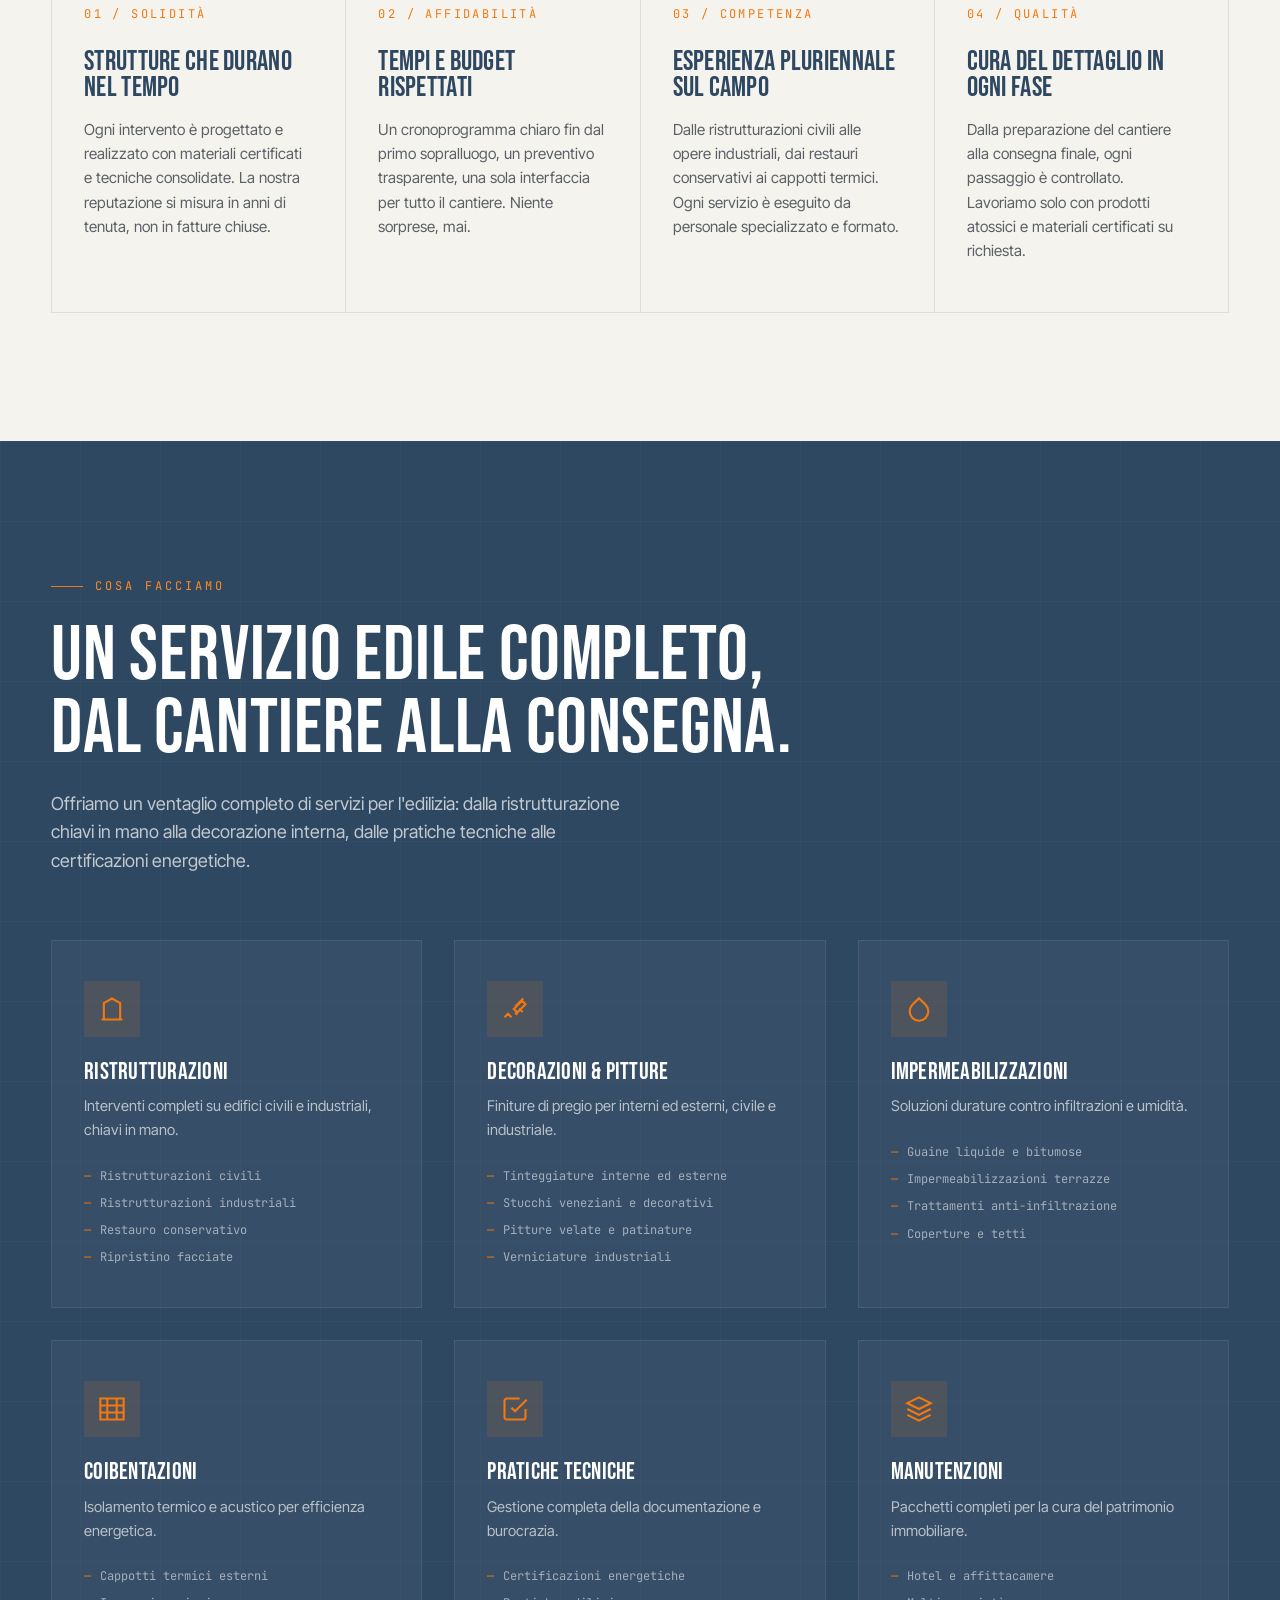
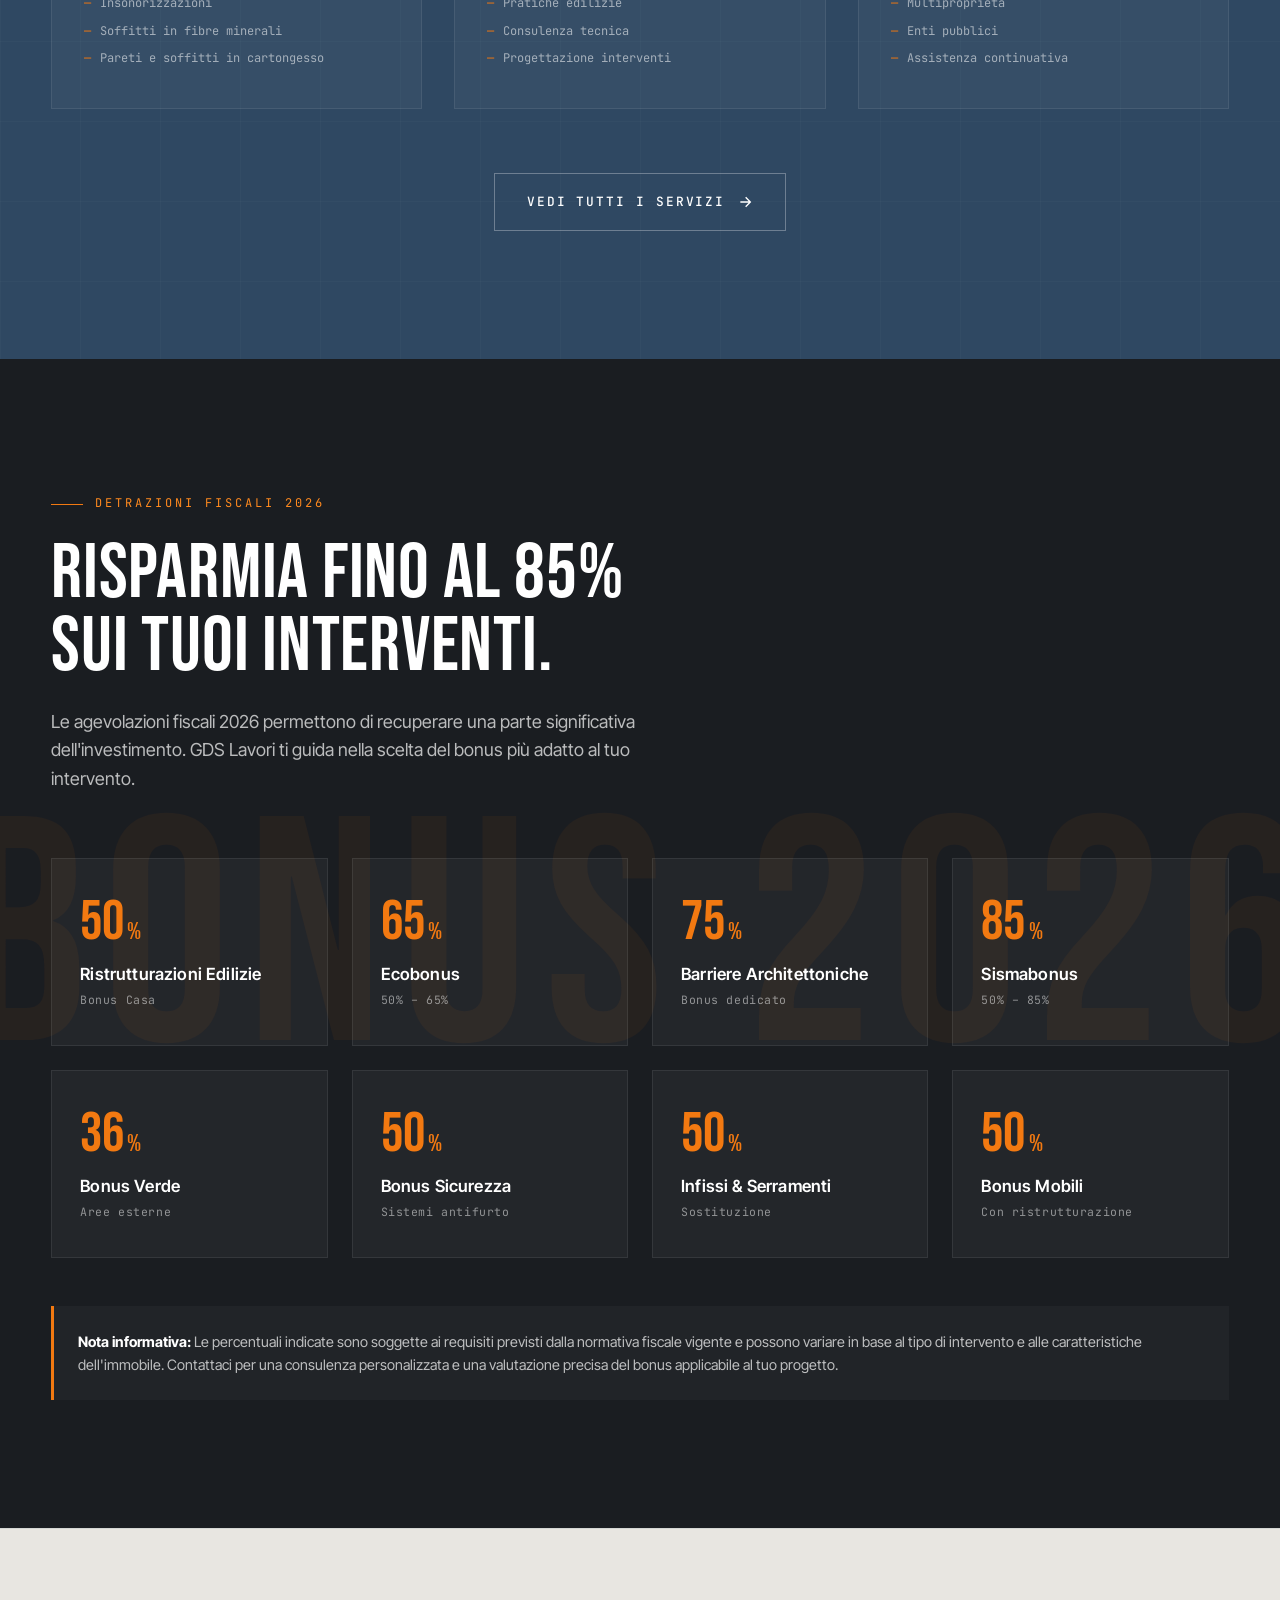
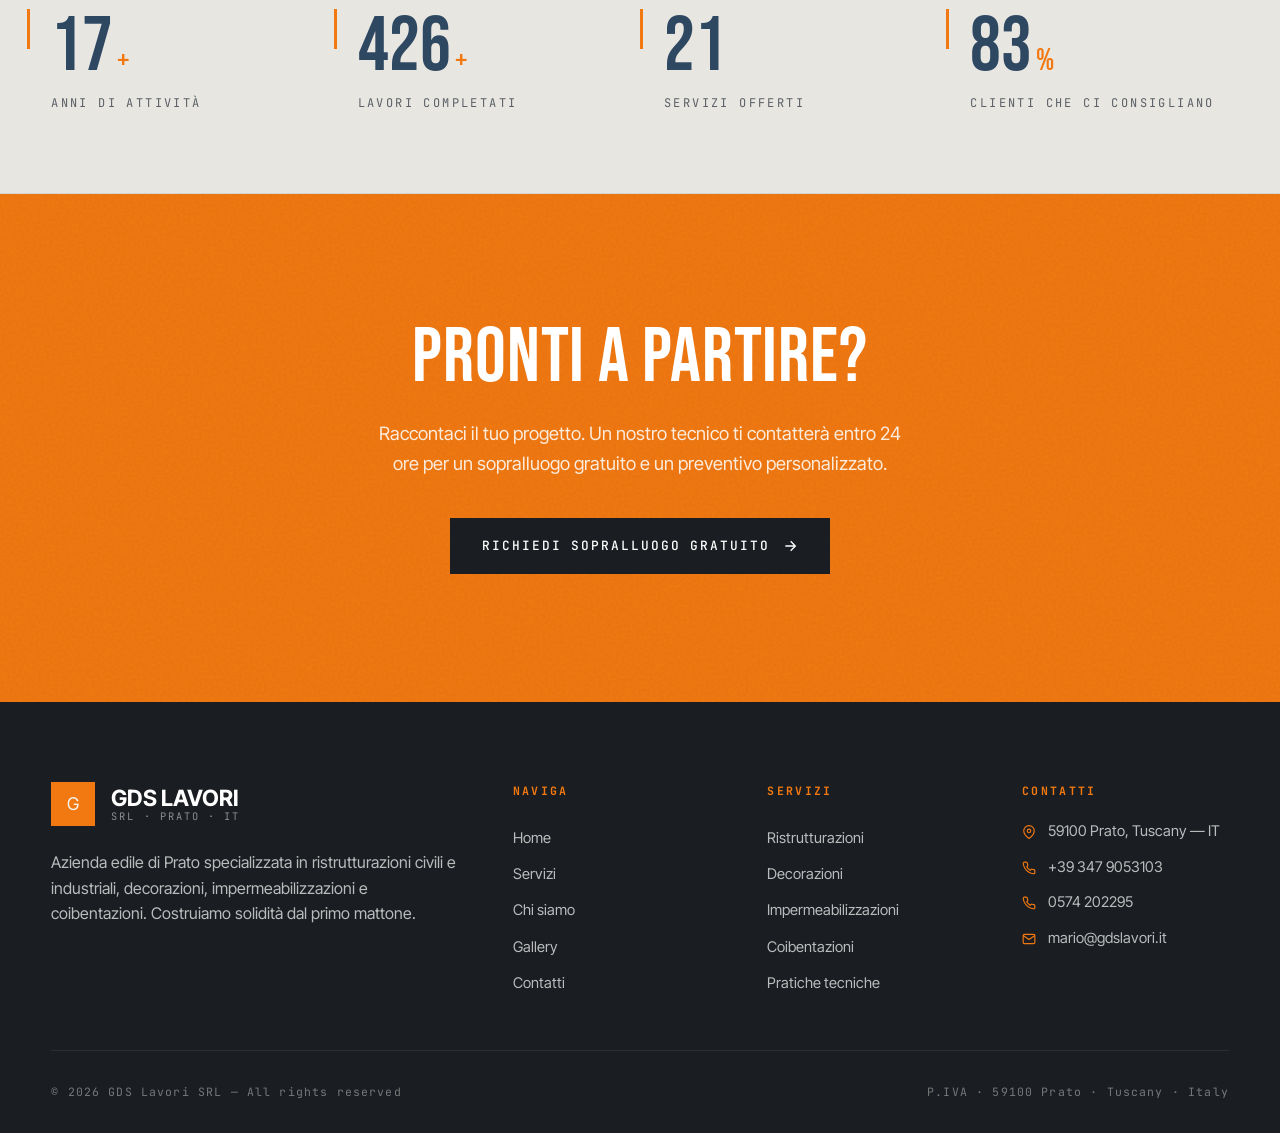
<file: servizi.html>
<!DOCTYPE html>
<html lang="it">
<head>
  <meta charset="UTF-8" />
  <meta name="viewport" content="width=device-width, initial-scale=1.0" />
  <title>GDS Lavori — Ristrutturazioni & Costruzioni Prato | Edilizia Premium</title>
  <meta name="description" content="GDS Lavori SRL è un'azienda edile di Prato specializzata in ristrutturazioni civili e industriali, decorazioni, impermeabilizzazioni e cappotti termici. Esperienza pluriennale, qualità e affidabilità garantite." />
  <meta name="keywords" content="ristrutturazioni Prato, edilizia Toscana, GDS Lavori, ristrutturazione civile industriale, cappotti termici, impermeabilizzazioni" />
  <link rel="icon" href="data:image/svg+xml,%3Csvg xmlns='http://www.w3.org/2000/svg' viewBox='0 0 32 32'%3E%3Crect width='32' height='32' fill='%232f4862'/%3E%3Ctext x='16' y='22' font-family='Arial Black' font-size='14' font-weight='900' text-anchor='middle' fill='%23f5f3ee'%3EG%3C/text%3E%3C/svg%3E" />
  <link rel="stylesheet" href="assets/style.css" />
</head>
<body>

  <!-- ============ NAVBAR ============ -->
  <nav class="navbar">
    <div class="container nav-inner">
      <a href="index.html" class="brand">
        <div class="brand-mark">G</div>
        <div class="brand-text">
          <strong>GDS LAVORI</strong>
          <small>SRL · PRATO · IT</small>
        </div>
      </a>
      <ul class="nav-links">
        <li><a href="index.html" class="active">Home</a></li>
        <li><a href="servizi.html">Servizi</a></li>
        <li><a href="about.html">Chi Siamo</a></li>
        <li><a href="gallery.html">Gallery</a></li>
        <li><a href="contatti.html" class="nav-cta">Preventivo <svg class="btn-arrow" viewBox="0 0 24 24" fill="none" stroke="currentColor" stroke-width="2"><path d="M5 12h14M13 5l7 7-7 7"/></svg></a></li>
      </ul>
      <button class="nav-toggle" aria-label="Menu">
        <span></span><span></span><span></span>
      </button>
    </div>
  </nav>

  <!-- ============ HERO ============ -->
  <header class="hero">
    <div class="container hero-grid">
      <div class="hero-content">
        <span class="eyebrow">Edilizia · Prato · dal 2003</span>
        <h1 class="display">
          Costruiamo<br>
          <span class="accent">solidità</span><br>
          dal primo<br>
          mattone.
        </h1>
        <p class="hero-sub">
          GDS Lavori è il partner edile di riferimento per ristrutturazioni civili e industriali in Toscana. Esperienza pluriennale, esecuzione precisa, materiali di alta qualità — ogni opera consegnata è una garanzia di affidabilità.
        </p>
        <div class="hero-actions">
          <a href="contatti.html" class="btn btn-primary">
            Richiedi un preventivo
            <svg class="btn-arrow" viewBox="0 0 24 24" fill="none" stroke="currentColor" stroke-width="2"><path d="M5 12h14M13 5l7 7-7 7"/></svg>
          </a>
          <a href="servizi.html" class="btn btn-ghost">
            Scopri i servizi
            <svg class="btn-arrow" viewBox="0 0 24 24" fill="none" stroke="currentColor" stroke-width="2"><path d="M5 12h14M13 5l7 7-7 7"/></svg>
          </a>
        </div>
        <div class="hero-meta">
          <div class="hero-meta-item">
            <span class="num">20<span style="color:var(--orange)">+</span></span>
            <span class="label">Anni di esperienza</span>
          </div>
          <div class="hero-meta-item">
            <span class="num">500<span style="color:var(--orange)">+</span></span>
            <span class="label">Cantieri completati</span>
          </div>
          <div class="hero-meta-item">
            <span class="num">100<span style="color:var(--orange)">%</span></span>
            <span class="label">Clienti soddisfatti</span>
          </div>
          <div class="hero-meta-item">
            <span class="num">24<span style="color:var(--orange)">h</span></span>
            <span class="label">Risposta preventivi</span>
          </div>
        </div>
      </div>
    </div>
    <div class="hero-tag">PRATO — TUSCANY — ITALY</div>
    <div class="scroll-cue">
      <span>SCROLL</span>
      <div class="scroll-line"></div>
    </div>
  </header>

  <!-- ============ VALUES ============ -->
  <section class="values">
    <div class="container">
      <div class="section-head" data-reveal>
        <span class="eyebrow">I nostri valori</span>
        <h2 class="section-title">Il fondamento di ogni opera che firmiamo.</h2>
        <p class="lead">
          Non costruiamo solo edifici. Costruiamo fiducia, mattone dopo mattone, attraverso quattro principi che guidano ogni nostro cantiere.
        </p>
      </div>
      <div class="values-grid">
        <div class="value-card" data-reveal data-reveal-delay="1">
          <div class="value-num">01 / SOLIDITÀ</div>
          <h3>Strutture che durano nel tempo</h3>
          <p>Ogni intervento è progettato e realizzato con materiali certificati e tecniche consolidate. La nostra reputazione si misura in anni di tenuta, non in fatture chiuse.</p>
        </div>
        <div class="value-card" data-reveal data-reveal-delay="2">
          <div class="value-num">02 / AFFIDABILITÀ</div>
          <h3>Tempi e budget rispettati</h3>
          <p>Un cronoprogramma chiaro fin dal primo sopralluogo, un preventivo trasparente, una sola interfaccia per tutto il cantiere. Niente sorprese, mai.</p>
        </div>
        <div class="value-card" data-reveal data-reveal-delay="3">
          <div class="value-num">03 / COMPETENZA</div>
          <h3>Esperienza pluriennale sul campo</h3>
          <p>Dalle ristrutturazioni civili alle opere industriali, dai restauri conservativi ai cappotti termici. Ogni servizio è eseguito da personale specializzato e formato.</p>
        </div>
        <div class="value-card" data-reveal data-reveal-delay="4">
          <div class="value-num">04 / QUALITÀ</div>
          <h3>Cura del dettaglio in ogni fase</h3>
          <p>Dalla preparazione del cantiere alla consegna finale, ogni passaggio è controllato. Lavoriamo solo con prodotti atossici e materiali certificati su richiesta.</p>
        </div>
      </div>
    </div>
  </section>

  <!-- ============ SERVICES PREVIEW ============ -->
  <section class="services-preview">
    <div class="container">
      <div class="section-head" data-reveal>
        <span class="eyebrow">Cosa facciamo</span>
        <h2 class="section-title" style="color: var(--white);">Un servizio edile completo,<br>dal cantiere alla consegna.</h2>
        <p class="lead">
          Offriamo un ventaglio completo di servizi per l'edilizia: dalla ristrutturazione chiavi in mano alla decorazione interna, dalle pratiche tecniche alle certificazioni energetiche.
        </p>
      </div>

      <div class="services-list">
        <div class="service-card" data-reveal data-reveal-delay="1">
          <div class="service-icon">
            <svg viewBox="0 0 24 24" fill="none" stroke="currentColor" stroke-width="1.8">
              <path d="M3 21h18M5 21V7l7-4 7 4v14M9 9v.01M9 13v.01M9 17v.01M15 9v.01M15 13v.01M15 17v.01"/>
            </svg>
          </div>
          <h3>Ristrutturazioni</h3>
          <p>Interventi completi su edifici civili e industriali, chiavi in mano.</p>
          <ul>
            <li>Ristrutturazioni civili</li>
            <li>Ristrutturazioni industriali</li>
            <li>Restauro conservativo</li>
            <li>Ripristino facciate</li>
          </ul>
        </div>

        <div class="service-card" data-reveal data-reveal-delay="2">
          <div class="service-icon">
            <svg viewBox="0 0 24 24" fill="none" stroke="currentColor" stroke-width="1.8">
              <path d="M19 3l-7 7M9 19l-3-3-3 3M14 17l-2-2M15.5 11.5l3 3M21 8l-3-3-7 7 3 3 7-7z"/>
            </svg>
          </div>
          <h3>Decorazioni & Pitture</h3>
          <p>Finiture di pregio per interni ed esterni, civile e industriale.</p>
          <ul>
            <li>Tinteggiature interne ed esterne</li>
            <li>Stucchi veneziani e decorativi</li>
            <li>Pitture velate e patinature</li>
            <li>Verniciature industriali</li>
          </ul>
        </div>

        <div class="service-card" data-reveal data-reveal-delay="3">
          <div class="service-icon">
            <svg viewBox="0 0 24 24" fill="none" stroke="currentColor" stroke-width="1.8">
              <path d="M12 2.69l5.66 5.66a8 8 0 11-11.31 0z"/>
            </svg>
          </div>
          <h3>Impermeabilizzazioni</h3>
          <p>Soluzioni durature contro infiltrazioni e umidità.</p>
          <ul>
            <li>Guaine liquide e bitumose</li>
            <li>Impermeabilizzazioni terrazze</li>
            <li>Trattamenti anti-infiltrazione</li>
            <li>Coperture e tetti</li>
          </ul>
        </div>

        <div class="service-card" data-reveal data-reveal-delay="4">
          <div class="service-icon">
            <svg viewBox="0 0 24 24" fill="none" stroke="currentColor" stroke-width="1.8">
              <path d="M2 3h20v18H2zM2 9h20M2 15h20M8 3v18M16 3v18"/>
            </svg>
          </div>
          <h3>Coibentazioni</h3>
          <p>Isolamento termico e acustico per efficienza energetica.</p>
          <ul>
            <li>Cappotti termici esterni</li>
            <li>Insonorizzazioni</li>
            <li>Soffitti in fibre minerali</li>
            <li>Pareti e soffitti in cartongesso</li>
          </ul>
        </div>

        <div class="service-card" data-reveal data-reveal-delay="5">
          <div class="service-icon">
            <svg viewBox="0 0 24 24" fill="none" stroke="currentColor" stroke-width="1.8">
              <path d="M9 11l3 3L22 4M21 12v7a2 2 0 01-2 2H5a2 2 0 01-2-2V5a2 2 0 012-2h11"/>
            </svg>
          </div>
          <h3>Pratiche Tecniche</h3>
          <p>Gestione completa della documentazione e burocrazia.</p>
          <ul>
            <li>Certificazioni energetiche</li>
            <li>Pratiche edilizie</li>
            <li>Consulenza tecnica</li>
            <li>Progettazione interventi</li>
          </ul>
        </div>

        <div class="service-card" data-reveal data-reveal-delay="5">
          <div class="service-icon">
            <svg viewBox="0 0 24 24" fill="none" stroke="currentColor" stroke-width="1.8">
              <path d="M12 2L2 7l10 5 10-5-10-5zM2 17l10 5 10-5M2 12l10 5 10-5"/>
            </svg>
          </div>
          <h3>Manutenzioni</h3>
          <p>Pacchetti completi per la cura del patrimonio immobiliare.</p>
          <ul>
            <li>Hotel e affittacamere</li>
            <li>Multiproprietà</li>
            <li>Enti pubblici</li>
            <li>Assistenza continuativa</li>
          </ul>
        </div>
      </div>

      <div class="cta-row" data-reveal>
        <a href="servizi.html" class="btn btn-ghost">
          Vedi tutti i servizi
          <svg class="btn-arrow" viewBox="0 0 24 24" fill="none" stroke="currentColor" stroke-width="2"><path d="M5 12h14M13 5l7 7-7 7"/></svg>
        </a>
      </div>
    </div>
  </section>

  <!-- ============ FISCAL BONUSES ============ -->
  <section class="fiscal">
    <div class="container">
      <div class="section-head" data-reveal>
        <span class="eyebrow">Detrazioni Fiscali 2026</span>
        <h2 class="section-title">Risparmia fino al 85%<br>sui tuoi interventi.</h2>
        <p class="lead">
          Le agevolazioni fiscali 2026 permettono di recuperare una parte significativa dell'investimento. GDS Lavori ti guida nella scelta del bonus più adatto al tuo intervento.
        </p>
      </div>

      <div class="fiscal-grid">
        <div class="fiscal-card" data-reveal data-reveal-delay="1">
          <div class="fiscal-percent">50<span class="pct">%</span></div>
          <h4>Ristrutturazioni Edilizie</h4>
          <p>Bonus Casa</p>
        </div>
        <div class="fiscal-card" data-reveal data-reveal-delay="1">
          <div class="fiscal-percent">65<span class="pct">%</span></div>
          <h4>Ecobonus</h4>
          <p>50% – 65%</p>
        </div>
        <div class="fiscal-card" data-reveal data-reveal-delay="2">
          <div class="fiscal-percent">75<span class="pct">%</span></div>
          <h4>Barriere Architettoniche</h4>
          <p>Bonus dedicato</p>
        </div>
        <div class="fiscal-card" data-reveal data-reveal-delay="2">
          <div class="fiscal-percent">85<span class="pct">%</span></div>
          <h4>Sismabonus</h4>
          <p>50% – 85%</p>
        </div>
        <div class="fiscal-card" data-reveal data-reveal-delay="3">
          <div class="fiscal-percent">36<span class="pct">%</span></div>
          <h4>Bonus Verde</h4>
          <p>Aree esterne</p>
        </div>
        <div class="fiscal-card" data-reveal data-reveal-delay="3">
          <div class="fiscal-percent">50<span class="pct">%</span></div>
          <h4>Bonus Sicurezza</h4>
          <p>Sistemi antifurto</p>
        </div>
        <div class="fiscal-card" data-reveal data-reveal-delay="4">
          <div class="fiscal-percent">50<span class="pct">%</span></div>
          <h4>Infissi & Serramenti</h4>
          <p>Sostituzione</p>
        </div>
        <div class="fiscal-card" data-reveal data-reveal-delay="4">
          <div class="fiscal-percent">50<span class="pct">%</span></div>
          <h4>Bonus Mobili</h4>
          <p>Con ristrutturazione</p>
        </div>
      </div>

      <div class="fiscal-note" data-reveal>
        <strong>Nota informativa:</strong> Le percentuali indicate sono soggette ai requisiti previsti dalla normativa fiscale vigente e possono variare in base al tipo di intervento e alle caratteristiche dell'immobile. Contattaci per una consulenza personalizzata e una valutazione precisa del bonus applicabile al tuo progetto.
      </div>
    </div>
  </section>

  <!-- ============ COUNTERS ============ -->
  <section class="counters">
    <div class="container">
      <div class="counters-grid">
        <div class="counter-item" data-reveal>
          <div class="counter-num">
            <span data-counter="20">0</span><span class="suffix">+</span>
          </div>
          <div class="counter-label">Anni di attività</div>
        </div>
        <div class="counter-item" data-reveal data-reveal-delay="1">
          <div class="counter-num">
            <span data-counter="500">0</span><span class="suffix">+</span>
          </div>
          <div class="counter-label">Lavori completati</div>
        </div>
        <div class="counter-item" data-reveal data-reveal-delay="2">
          <div class="counter-num">
            <span data-counter="25">0</span>
          </div>
          <div class="counter-label">Servizi offerti</div>
        </div>
        <div class="counter-item" data-reveal data-reveal-delay="3">
          <div class="counter-num">
            <span data-counter="98">0</span><span class="suffix">%</span>
          </div>
          <div class="counter-label">Clienti che ci consigliano</div>
        </div>
      </div>
    </div>
  </section>

  <!-- ============ FINAL CTA ============ -->
  <section class="final-cta">
    <div class="container">
      <div data-reveal>
        <h2>Pronti a partire?</h2>
        <p>Raccontaci il tuo progetto. Un nostro tecnico ti contatterà entro 24 ore per un sopralluogo gratuito e un preventivo personalizzato.</p>
        <a href="contatti.html" class="btn btn-primary">
          Richiedi sopralluogo gratuito
          <svg class="btn-arrow" viewBox="0 0 24 24" fill="none" stroke="currentColor" stroke-width="2"><path d="M5 12h14M13 5l7 7-7 7"/></svg>
        </a>
      </div>
    </div>
  </section>

  <!-- ============ FOOTER ============ -->
  <footer>
    <div class="container">
      <div class="footer-grid">
        <div>
          <div class="footer-brand">
            <div class="brand-mark">G</div>
            <div class="brand-text">
              <strong>GDS LAVORI</strong>
              <small>SRL · PRATO · IT</small>
            </div>
          </div>
          <p>Azienda edile di Prato specializzata in ristrutturazioni civili e industriali, decorazioni, impermeabilizzazioni e coibentazioni. Costruiamo solidità dal primo mattone.</p>
        </div>

        <div class="footer-col">
          <h5>Naviga</h5>
          <ul>
            <li><a href="index.html">Home</a></li>
            <li><a href="servizi.html">Servizi</a></li>
            <li><a href="about.html">Chi siamo</a></li>
            <li><a href="gallery.html">Gallery</a></li>
            <li><a href="contatti.html">Contatti</a></li>
          </ul>
        </div>

        <div class="footer-col">
          <h5>Servizi</h5>
          <ul>
            <li><a href="servizi.html">Ristrutturazioni</a></li>
            <li><a href="servizi.html">Decorazioni</a></li>
            <li><a href="servizi.html">Impermeabilizzazioni</a></li>
            <li><a href="servizi.html">Coibentazioni</a></li>
            <li><a href="servizi.html">Pratiche tecniche</a></li>
          </ul>
        </div>

        <div class="footer-col">
          <h5>Contatti</h5>
          <div class="footer-contact-line">
            <svg viewBox="0 0 24 24" fill="none" stroke="currentColor" stroke-width="2"><path d="M21 10c0 7-9 13-9 13s-9-6-9-13a9 9 0 0118 0z"/><circle cx="12" cy="10" r="3"/></svg>
            <span>59100 Prato, Tuscany — IT</span>
          </div>
          <div class="footer-contact-line">
            <svg viewBox="0 0 24 24" fill="none" stroke="currentColor" stroke-width="2"><path d="M22 16.92v3a2 2 0 01-2.18 2 19.79 19.79 0 01-8.63-3.07 19.5 19.5 0 01-6-6 19.79 19.79 0 01-3.07-8.67A2 2 0 014.11 2h3a2 2 0 012 1.72c.13.96.36 1.9.7 2.81a2 2 0 01-.45 2.11L8.09 9.91a16 16 0 006 6l1.27-1.27a2 2 0 012.11-.45c.91.34 1.85.57 2.81.7a2 2 0 011.72 2.03z"/></svg>
            <span>+39 347 9053103</span>
          </div>
          <div class="footer-contact-line">
            <svg viewBox="0 0 24 24" fill="none" stroke="currentColor" stroke-width="2"><path d="M22 16.92v3a2 2 0 01-2.18 2 19.79 19.79 0 01-8.63-3.07 19.5 19.5 0 01-6-6 19.79 19.79 0 01-3.07-8.67A2 2 0 014.11 2h3a2 2 0 012 1.72c.13.96.36 1.9.7 2.81a2 2 0 01-.45 2.11L8.09 9.91a16 16 0 006 6l1.27-1.27a2 2 0 012.11-.45c.91.34 1.85.57 2.81.7a2 2 0 011.72 2.03z"/></svg>
            <span>0574 202295</span>
          </div>
          <div class="footer-contact-line">
            <svg viewBox="0 0 24 24" fill="none" stroke="currentColor" stroke-width="2"><path d="M4 4h16c1.1 0 2 .9 2 2v12c0 1.1-.9 2-2 2H4c-1.1 0-2-.9-2-2V6c0-1.1.9-2 2-2z"/><path d="M22 6l-10 7L2 6"/></svg>
            <a href="mailto:mario@gdslavori.it">mario@gdslavori.it</a>
          </div>
        </div>
      </div>

      <div class="footer-bottom">
        <span>© <span data-year></span> GDS Lavori SRL — All rights reserved</span>
        <span>P.IVA · 59100 Prato · Tuscany · Italy</span>
      </div>
    </div>
  </footer>

  <!-- ============ WHATSAPP FAB ============ -->
  <a href="https://wa.me/393479053103?text=Salve%2C%20vorrei%20informazioni%20su%20un%20intervento." class="whatsapp-fab" target="_blank" rel="noopener" aria-label="Contattaci su WhatsApp">
    <svg viewBox="0 0 24 24" fill="currentColor">
      <path d="M17.472 14.382c-.297-.149-1.758-.867-2.03-.967-.273-.099-.471-.148-.67.15-.197.297-.767.966-.94 1.164-.173.199-.347.223-.644.075-.297-.15-1.255-.463-2.39-1.475-.883-.788-1.48-1.761-1.653-2.059-.173-.297-.018-.458.13-.606.134-.133.298-.347.446-.52.149-.174.198-.298.298-.497.099-.198.05-.371-.025-.52-.075-.149-.669-1.612-.916-2.207-.242-.579-.487-.5-.669-.51-.173-.008-.371-.01-.57-.01-.198 0-.52.074-.792.372-.272.297-1.04 1.016-1.04 2.479 0 1.462 1.065 2.875 1.213 3.074.149.198 2.096 3.2 5.077 4.487.709.306 1.262.489 1.694.625.712.227 1.36.195 1.871.118.571-.085 1.758-.719 2.006-1.413.248-.694.248-1.289.173-1.413-.074-.124-.272-.198-.57-.347m-5.421 7.403h-.004a9.87 9.87 0 01-5.031-1.378l-.361-.214-3.741.982.998-3.648-.235-.374a9.86 9.86 0 01-1.51-5.26c.001-5.45 4.436-9.884 9.888-9.884 2.64 0 5.122 1.03 6.988 2.898a9.825 9.825 0 012.893 6.994c-.003 5.45-4.437 9.884-9.885 9.884m8.413-18.297A11.815 11.815 0 0012.05 0C5.495 0 .16 5.335.157 11.892c0 2.096.547 4.142 1.588 5.945L.057 24l6.305-1.654a11.882 11.882 0 005.683 1.448h.005c6.554 0 11.89-5.335 11.893-11.893a11.821 11.821 0 00-3.48-8.413z"/>
    </svg>
  </a>

  <script src="assets/script.js"></script>
</body>
</html>
</file>
<file: assets/style.css>
/* ============================================
   GDS LAVORI — Industrial Premium Design System
   ============================================ */

@import url('https://fonts.googleapis.com/css2?family=Bebas+Neue&family=Inter+Tight:wght@300;400;500;600;700&family=JetBrains+Mono:wght@400;500&display=swap');

:root {
  /* Brand palette */
  --petrolio: #2f4862;
  --petrolio-dark: #1e2f40;
  --petrolio-light: #3d5a7a;
  --orange: #f27911;
  --orange-bright: #ff8a1f;
  --gray: #9fa5ab;
  --gray-light: #d4d8dc;
  --gray-dark: #5a6066;

  /* Neutrals */
  --concrete: #e8e6e1;
  --concrete-dark: #c4c0b8;
  --ink: #1a1d21;
  --paper: #f5f3ee;
  --white: #ffffff;

  /* Typography */
  --font-display: 'Bebas Neue', sans-serif;
  --font-body: 'Inter Tight', sans-serif;
  --font-mono: 'JetBrains Mono', monospace;

  /* Layout */
  --max-width: 1400px;
  --gutter: clamp(1.5rem, 4vw, 4rem);
  --section-py: clamp(5rem, 10vw, 9rem);

  /* Motion */
  --ease: cubic-bezier(0.22, 1, 0.36, 1);
  --ease-out: cubic-bezier(0.16, 1, 0.3, 1);
}

/* ============================================
   RESET
   ============================================ */
*, *::before, *::after { box-sizing: border-box; margin: 0; padding: 0; }
html { scroll-behavior: smooth; -webkit-text-size-adjust: 100%; }
body {
  font-family: var(--font-body);
  font-size: 16px;
  line-height: 1.6;
  color: var(--ink);
  background: var(--paper);
  overflow-x: hidden;
  -webkit-font-smoothing: antialiased;
  -moz-osx-font-smoothing: grayscale;
}
img { max-width: 100%; display: block; }
a { color: inherit; text-decoration: none; }
button { font-family: inherit; cursor: pointer; border: none; background: none; }
ul { list-style: none; }

/* Concrete texture background */
body::before {
  content: '';
  position: fixed;
  inset: 0;
  background-image:
    radial-gradient(circle at 20% 30%, rgba(47,72,98,0.03) 0%, transparent 50%),
    radial-gradient(circle at 80% 70%, rgba(242,121,17,0.02) 0%, transparent 50%),
    url("data:image/svg+xml,%3Csvg viewBox='0 0 400 400' xmlns='http://www.w3.org/2000/svg'%3E%3Cfilter id='n'%3E%3CfeTurbulence type='fractalNoise' baseFrequency='0.85' numOctaves='3' seed='5'/%3E%3CfeColorMatrix values='0 0 0 0 0 0 0 0 0 0 0 0 0 0 0 0 0 0 0.08 0'/%3E%3C/filter%3E%3Crect width='100%25' height='100%25' filter='url(%23n)'/%3E%3C/svg%3E");
  pointer-events: none;
  z-index: 1;
  opacity: 0.6;
}

/* ============================================
   TYPOGRAPHY
   ============================================ */
h1, h2, h3, h4 {
  font-family: var(--font-display);
  font-weight: 400;
  line-height: 0.95;
  letter-spacing: 0.01em;
  color: var(--petrolio);
}

.eyebrow {
  font-family: var(--font-mono);
  font-size: 0.75rem;
  letter-spacing: 0.25em;
  text-transform: uppercase;
  color: var(--orange);
  display: inline-flex;
  align-items: center;
  gap: 0.75rem;
  margin-bottom: 1.5rem;
}
.eyebrow::before {
  content: '';
  width: 32px;
  height: 1px;
  background: var(--orange);
}

.display {
  font-size: clamp(3rem, 9vw, 8rem);
  line-height: 0.9;
  letter-spacing: -0.01em;
}

.section-title {
  font-size: clamp(2.5rem, 6vw, 5rem);
  margin-bottom: 1.5rem;
}

.lead {
  font-size: clamp(1.05rem, 1.4vw, 1.2rem);
  color: var(--gray-dark);
  max-width: 60ch;
  font-weight: 400;
}

/* ============================================
   LAYOUT
   ============================================ */
.container {
  max-width: var(--max-width);
  margin: 0 auto;
  padding: 0 var(--gutter);
  position: relative;
  z-index: 2;
}

section {
  padding: var(--section-py) 0;
  position: relative;
  z-index: 2;
}

/* ============================================
   BUTTONS
   ============================================ */
.btn {
  display: inline-flex;
  align-items: center;
  gap: 0.75rem;
  padding: 1.1rem 2rem;
  font-family: var(--font-mono);
  font-size: 0.8rem;
  font-weight: 500;
  letter-spacing: 0.15em;
  text-transform: uppercase;
  transition: all 0.4s var(--ease);
  position: relative;
  overflow: hidden;
  cursor: pointer;
}
.btn-primary {
  background: var(--orange);
  color: var(--white);
}
.btn-primary:hover {
  background: var(--orange-bright);
  transform: translateY(-2px);
  box-shadow: 0 12px 30px -8px rgba(242,121,17,0.5);
}
.btn-secondary {
  background: transparent;
  color: var(--petrolio);
  border: 1.5px solid var(--petrolio);
}
.btn-secondary:hover {
  background: var(--petrolio);
  color: var(--white);
}
.btn-ghost {
  color: var(--white);
  border: 1.5px solid rgba(255,255,255,0.3);
}
.btn-ghost:hover {
  border-color: var(--white);
  background: rgba(255,255,255,0.1);
}
.btn-arrow {
  width: 1rem;
  height: 1rem;
  transition: transform 0.3s var(--ease);
}
.btn:hover .btn-arrow { transform: translateX(4px); }

/* ============================================
   NAVBAR
   ============================================ */
.navbar {
  position: fixed;
  top: 0;
  left: 0;
  right: 0;
  z-index: 100;
  padding: 1.25rem 0;
  transition: all 0.4s var(--ease);
  background: rgba(245, 243, 238, 0.0);
}
.navbar.scrolled {
  background: rgba(245, 243, 238, 0.95);
  backdrop-filter: blur(20px);
  -webkit-backdrop-filter: blur(20px);
  padding: 0.75rem 0;
  box-shadow: 0 1px 0 rgba(47,72,98,0.08);
}
.nav-inner {
  display: flex;
  align-items: center;
  justify-content: space-between;
}
.brand {
  display: flex;
  align-items: center;
  gap: 0.875rem;
  font-family: var(--font-display);
  color: var(--petrolio);
  letter-spacing: 0.05em;
}
.brand-mark {
  width: 44px;
  height: 44px;
  background: var(--petrolio);
  color: var(--paper);
  display: grid;
  place-items: center;
  font-size: 1.1rem;
  letter-spacing: 0.05em;
  transition: all 0.3s var(--ease);
}
.brand:hover .brand-mark {
  background: var(--orange);
  transform: rotate(-3deg);
}
.brand-text {
  display: flex;
  flex-direction: column;
  line-height: 1;
}
.brand-text strong { font-size: 1.4rem; }
.brand-text small {
  font-family: var(--font-mono);
  font-size: 0.65rem;
  letter-spacing: 0.2em;
  color: var(--gray-dark);
  margin-top: 2px;
}

.nav-links {
  display: flex;
  align-items: center;
  gap: 2.5rem;
}
.nav-links a {
  font-family: var(--font-mono);
  font-size: 0.75rem;
  letter-spacing: 0.18em;
  text-transform: uppercase;
  color: var(--petrolio);
  position: relative;
  padding: 0.5rem 0;
  transition: color 0.3s var(--ease);
}
.nav-links a::after {
  content: '';
  position: absolute;
  left: 0;
  bottom: 0;
  width: 0;
  height: 2px;
  background: var(--orange);
  transition: width 0.35s var(--ease);
}
.nav-links a:hover::after,
.nav-links a.active::after { width: 100%; }
.nav-links a.active { color: var(--orange); }

.nav-cta {
  display: inline-flex;
  align-items: center;
  gap: 0.5rem;
  padding: 0.7rem 1.4rem;
  background: var(--petrolio);
  color: var(--white) !important;
  font-family: var(--font-mono);
  font-size: 0.7rem !important;
  letter-spacing: 0.15em !important;
  transition: all 0.3s var(--ease);
}
.nav-cta::after { display: none; }
.nav-cta:hover {
  background: var(--orange);
  transform: translateY(-1px);
}

.nav-toggle {
  display: none;
  width: 36px;
  height: 36px;
  flex-direction: column;
  justify-content: center;
  gap: 5px;
  cursor: pointer;
  z-index: 101;
}
.nav-toggle span {
  display: block;
  height: 2px;
  background: var(--petrolio);
  transition: all 0.3s var(--ease);
}
.nav-toggle span:nth-child(1) { width: 26px; }
.nav-toggle span:nth-child(2) { width: 18px; margin-left: auto; }
.nav-toggle.active span:nth-child(1) {
  transform: rotate(45deg) translate(5px, 5px);
  width: 26px;
}
.nav-toggle.active span:nth-child(2) {
  opacity: 0;
}
.nav-toggle.active span:nth-child(3) {
  transform: rotate(-45deg) translate(5px, -5px);
  width: 26px;
}

/* ============================================
   HERO
   ============================================ */
.hero {
  min-height: 100vh;
  padding: 8rem 0 4rem;
  display: flex;
  align-items: center;
  position: relative;
  overflow: hidden;
  background: linear-gradient(135deg, var(--petrolio) 0%, var(--petrolio-dark) 100%);
  color: var(--white);
}

.hero::before {
  content: '';
  position: absolute;
  inset: 0;
  background:
    radial-gradient(ellipse at top right, rgba(242,121,17,0.18) 0%, transparent 50%),
    url("data:image/svg+xml,%3Csvg viewBox='0 0 200 200' xmlns='http://www.w3.org/2000/svg'%3E%3Cfilter id='n'%3E%3CfeTurbulence type='fractalNoise' baseFrequency='0.9' numOctaves='2' seed='3'/%3E%3CfeColorMatrix values='0 0 0 0 1 0 0 0 0 1 0 0 0 0 1 0 0 0 0.15 0'/%3E%3C/filter%3E%3Crect width='100%25' height='100%25' filter='url(%23n)'/%3E%3C/svg%3E");
  opacity: 0.9;
}
.hero::after {
  content: '';
  position: absolute;
  inset: 0;
  background-image:
    linear-gradient(rgba(255,255,255,0.025) 1px, transparent 1px),
    linear-gradient(90deg, rgba(255,255,255,0.025) 1px, transparent 1px);
  background-size: 80px 80px;
  pointer-events: none;
}

.hero-grid {
  position: relative;
  z-index: 3;
  display: grid;
  grid-template-columns: 1fr;
  gap: 3rem;
}

.hero-content { max-width: 900px; }
.hero .eyebrow {
  color: var(--orange-bright);
}
.hero .eyebrow::before { background: var(--orange-bright); }

.hero h1 {
  color: var(--white);
  margin-bottom: 2rem;
}
.hero h1 .accent {
  color: var(--orange);
  display: inline-block;
  position: relative;
}
.hero h1 .accent::after {
  content: '';
  position: absolute;
  bottom: 0.1em;
  left: 0;
  width: 100%;
  height: 0.08em;
  background: var(--orange);
  opacity: 0.4;
}

.hero-sub {
  font-size: clamp(1.1rem, 1.5vw, 1.3rem);
  color: rgba(255,255,255,0.75);
  max-width: 56ch;
  margin-bottom: 2.5rem;
  font-weight: 300;
}

.hero-actions {
  display: flex;
  gap: 1rem;
  flex-wrap: wrap;
  margin-bottom: 4rem;
}

.hero-meta {
  display: grid;
  grid-template-columns: repeat(auto-fit, minmax(180px, 1fr));
  gap: 2rem;
  padding-top: 2.5rem;
  border-top: 1px solid rgba(255,255,255,0.12);
  max-width: 900px;
}
.hero-meta-item {
  display: flex;
  flex-direction: column;
}
.hero-meta-item .num {
  font-family: var(--font-display);
  font-size: clamp(2rem, 3.5vw, 3rem);
  line-height: 1;
  color: var(--white);
  margin-bottom: 0.5rem;
}
.hero-meta-item .label {
  font-family: var(--font-mono);
  font-size: 0.7rem;
  letter-spacing: 0.2em;
  text-transform: uppercase;
  color: rgba(255,255,255,0.6);
}

/* Hero side label */
.hero-tag {
  position: absolute;
  top: 50%;
  right: 2rem;
  transform: translateY(-50%) rotate(90deg);
  transform-origin: right center;
  font-family: var(--font-mono);
  font-size: 0.7rem;
  letter-spacing: 0.4em;
  color: rgba(255,255,255,0.3);
  text-transform: uppercase;
  z-index: 4;
}

.scroll-cue {
  position: absolute;
  bottom: 2rem;
  left: 50%;
  transform: translateX(-50%);
  z-index: 4;
  display: flex;
  flex-direction: column;
  align-items: center;
  gap: 0.75rem;
  color: rgba(255,255,255,0.5);
}
.scroll-cue span {
  font-family: var(--font-mono);
  font-size: 0.65rem;
  letter-spacing: 0.3em;
  text-transform: uppercase;
}
.scroll-line {
  width: 1px;
  height: 50px;
  background: linear-gradient(to bottom, transparent, rgba(255,255,255,0.5));
  position: relative;
  overflow: hidden;
}
.scroll-line::after {
  content: '';
  position: absolute;
  top: 0;
  left: 0;
  width: 100%;
  height: 30%;
  background: var(--orange);
  animation: scrollLine 2s ease-in-out infinite;
}
@keyframes scrollLine {
  0%, 100% { transform: translateY(-100%); }
  50% { transform: translateY(250%); }
}

/* ============================================
   ANIMATIONS — Reveal on scroll
   ============================================ */
[data-reveal] {
  opacity: 0;
  transform: translateY(30px);
  transition: opacity 0.9s var(--ease-out), transform 0.9s var(--ease-out);
}
[data-reveal].is-visible {
  opacity: 1;
  transform: translateY(0);
}
[data-reveal-delay="1"].is-visible { transition-delay: 0.1s; }
[data-reveal-delay="2"].is-visible { transition-delay: 0.2s; }
[data-reveal-delay="3"].is-visible { transition-delay: 0.3s; }
[data-reveal-delay="4"].is-visible { transition-delay: 0.4s; }
[data-reveal-delay="5"].is-visible { transition-delay: 0.5s; }

/* Hero animations */
.hero .eyebrow,
.hero h1,
.hero-sub,
.hero-actions,
.hero-meta,
.scroll-cue {
  animation: heroIn 1.1s var(--ease-out) backwards;
}
.hero h1 { animation-delay: 0.15s; }
.hero-sub { animation-delay: 0.3s; }
.hero-actions { animation-delay: 0.45s; }
.hero-meta { animation-delay: 0.6s; }
.scroll-cue { animation-delay: 1s; }

@keyframes heroIn {
  from { opacity: 0; transform: translateY(40px); }
  to { opacity: 1; transform: translateY(0); }
}

/* ============================================
   PAGE HEADER (for inner pages)
   ============================================ */
.page-header {
  padding: 10rem 0 5rem;
  background: linear-gradient(135deg, var(--petrolio) 0%, var(--petrolio-dark) 100%);
  color: var(--white);
  position: relative;
  overflow: hidden;
}
.page-header::before {
  content: '';
  position: absolute;
  inset: 0;
  background:
    radial-gradient(ellipse at top right, rgba(242,121,17,0.18) 0%, transparent 50%),
    url("data:image/svg+xml,%3Csvg viewBox='0 0 200 200' xmlns='http://www.w3.org/2000/svg'%3E%3Cfilter id='n'%3E%3CfeTurbulence type='fractalNoise' baseFrequency='0.9' numOctaves='2' seed='3'/%3E%3CfeColorMatrix values='0 0 0 0 1 0 0 0 0 1 0 0 0 0 1 0 0 0 0.15 0'/%3E%3C/filter%3E%3Crect width='100%25' height='100%25' filter='url(%23n)'/%3E%3C/svg%3E");
}
.page-header::after {
  content: '';
  position: absolute;
  inset: 0;
  background-image:
    linear-gradient(rgba(255,255,255,0.025) 1px, transparent 1px),
    linear-gradient(90deg, rgba(255,255,255,0.025) 1px, transparent 1px);
  background-size: 80px 80px;
}
.page-header .container { position: relative; z-index: 2; }
.page-header h1 {
  color: var(--white);
  font-size: clamp(2.5rem, 7vw, 6rem);
  margin-bottom: 1rem;
}
.page-header .eyebrow { color: var(--orange-bright); }
.page-header .eyebrow::before { background: var(--orange-bright); }
.page-header p {
  color: rgba(255,255,255,0.75);
  font-size: 1.15rem;
  max-width: 60ch;
}
.breadcrumb {
  display: flex;
  gap: 0.75rem;
  align-items: center;
  font-family: var(--font-mono);
  font-size: 0.7rem;
  letter-spacing: 0.2em;
  text-transform: uppercase;
  color: rgba(255,255,255,0.5);
  margin-top: 2rem;
}
.breadcrumb a:hover { color: var(--orange); }
.breadcrumb span { color: rgba(255,255,255,0.3); }

/* ============================================
   SECTIONS: Common headers
   ============================================ */
.section-head {
  max-width: 800px;
  margin-bottom: 4rem;
}
.section-head.center {
  margin-left: auto;
  margin-right: auto;
  text-align: center;
}
.section-head.center .eyebrow { justify-content: center; }

/* ============================================
   VALUES / FEATURES (home)
   ============================================ */
.values {
  background: var(--paper);
}
.values-grid {
  display: grid;
  grid-template-columns: repeat(auto-fit, minmax(260px, 1fr));
  gap: 0;
  border-top: 1px solid rgba(47,72,98,0.12);
  border-left: 1px solid rgba(47,72,98,0.12);
}
.value-card {
  padding: 3rem 2rem;
  border-right: 1px solid rgba(47,72,98,0.12);
  border-bottom: 1px solid rgba(47,72,98,0.12);
  transition: background 0.4s var(--ease);
  position: relative;
}
.value-card:hover {
  background: var(--white);
}
.value-num {
  font-family: var(--font-mono);
  font-size: 0.75rem;
  color: var(--orange);
  letter-spacing: 0.2em;
  margin-bottom: 1.5rem;
}
.value-card h3 {
  font-size: 1.75rem;
  margin-bottom: 1rem;
  color: var(--petrolio);
}
.value-card p {
  font-size: 0.95rem;
  color: var(--gray-dark);
}
.value-card::before {
  content: '';
  position: absolute;
  top: 0;
  left: 0;
  width: 0;
  height: 3px;
  background: var(--orange);
  transition: width 0.4s var(--ease);
}
.value-card:hover::before { width: 100%; }

/* ============================================
   SERVICES SHOWCASE (home preview)
   ============================================ */
.services-preview {
  background: var(--petrolio);
  color: var(--white);
  position: relative;
  overflow: hidden;
}
.services-preview::before {
  content: '';
  position: absolute;
  inset: 0;
  background-image:
    linear-gradient(rgba(255,255,255,0.02) 1px, transparent 1px),
    linear-gradient(90deg, rgba(255,255,255,0.02) 1px, transparent 1px);
  background-size: 80px 80px;
}
.services-preview .section-title,
.services-preview .eyebrow { color: var(--orange-bright); }
.services-preview .section-head h2 { color: var(--white); }
.services-preview .lead { color: rgba(255,255,255,0.7); }

.services-list {
  display: grid;
  grid-template-columns: repeat(auto-fit, minmax(280px, 1fr));
  gap: 2rem;
  position: relative;
  z-index: 2;
}
.service-card {
  background: rgba(255,255,255,0.03);
  border: 1px solid rgba(255,255,255,0.08);
  padding: 2.5rem 2rem;
  transition: all 0.4s var(--ease);
  position: relative;
  overflow: hidden;
}
.service-card:hover {
  background: rgba(255,255,255,0.06);
  border-color: var(--orange);
  transform: translateY(-4px);
}
.service-icon {
  width: 56px;
  height: 56px;
  display: grid;
  place-items: center;
  background: rgba(242,121,17,0.12);
  color: var(--orange);
  margin-bottom: 1.5rem;
  transition: all 0.4s var(--ease);
}
.service-card:hover .service-icon {
  background: var(--orange);
  color: var(--white);
}
.service-icon svg { width: 28px; height: 28px; }
.service-card h3 {
  color: var(--white);
  font-size: 1.5rem;
  margin-bottom: 0.75rem;
}
.service-card p {
  color: rgba(255,255,255,0.65);
  font-size: 0.92rem;
  margin-bottom: 1.5rem;
}
.service-card ul {
  display: flex;
  flex-direction: column;
  gap: 0.5rem;
}
.service-card li {
  font-family: var(--font-mono);
  font-size: 0.75rem;
  color: rgba(255,255,255,0.55);
  padding-left: 1rem;
  position: relative;
}
.service-card li::before {
  content: '—';
  position: absolute;
  left: 0;
  color: var(--orange);
}

.cta-row {
  margin-top: 4rem;
  display: flex;
  justify-content: center;
}

/* ============================================
   SERVICES PAGE - Full grid
   ============================================ */
.services-full {
  padding-top: 6rem;
}
.services-full-grid {
  display: grid;
  grid-template-columns: repeat(auto-fit, minmax(320px, 1fr));
  gap: 1px;
  background: rgba(47,72,98,0.12);
  border: 1px solid rgba(47,72,98,0.12);
}
.service-full-card {
  background: var(--paper);
  padding: 3rem 2.5rem;
  transition: all 0.4s var(--ease);
  position: relative;
}
.service-full-card:hover {
  background: var(--white);
}
.service-full-card .service-icon {
  background: var(--petrolio);
  color: var(--white);
}
.service-full-card:hover .service-icon {
  background: var(--orange);
}
.service-full-card h3 {
  color: var(--petrolio);
  font-size: 1.85rem;
  margin-bottom: 0.5rem;
}
.service-full-card .service-num {
  position: absolute;
  top: 1.5rem;
  right: 2rem;
  font-family: var(--font-mono);
  font-size: 0.75rem;
  color: var(--gray);
  letter-spacing: 0.2em;
}
.service-full-card p {
  color: var(--gray-dark);
  font-size: 0.95rem;
  margin-bottom: 1.5rem;
}
.service-full-card ul li {
  font-family: var(--font-mono);
  font-size: 0.78rem;
  color: var(--gray-dark);
  padding: 0.5rem 0;
  padding-left: 1.25rem;
  position: relative;
  border-bottom: 1px solid rgba(47,72,98,0.06);
}
.service-full-card ul li::before {
  content: '+';
  position: absolute;
  left: 0;
  color: var(--orange);
  font-weight: 700;
}

/* ============================================
   FISCAL BONUSES SECTION
   ============================================ */
.fiscal {
  background: var(--ink);
  color: var(--white);
  position: relative;
  overflow: hidden;
}
.fiscal::before {
  content: 'BONUS 2026';
  position: absolute;
  top: 50%;
  left: 50%;
  transform: translate(-50%, -50%);
  font-family: var(--font-display);
  font-size: clamp(8rem, 25vw, 22rem);
  color: rgba(242,121,17,0.05);
  letter-spacing: 0.05em;
  pointer-events: none;
  white-space: nowrap;
  z-index: 0;
}
.fiscal .container { position: relative; z-index: 1; }
.fiscal .eyebrow { color: var(--orange-bright); }
.fiscal h2 { color: var(--white); }
.fiscal .lead { color: rgba(255,255,255,0.7); }

.fiscal-grid {
  display: grid;
  grid-template-columns: repeat(auto-fit, minmax(240px, 1fr));
  gap: 1.5rem;
  margin-top: 3rem;
}
.fiscal-card {
  background: rgba(255,255,255,0.04);
  border: 1px solid rgba(255,255,255,0.08);
  padding: 2.25rem 1.75rem;
  transition: all 0.4s var(--ease);
  position: relative;
}
.fiscal-card:hover {
  background: rgba(242,121,17,0.08);
  border-color: var(--orange);
  transform: translateY(-4px);
}
.fiscal-percent {
  font-family: var(--font-display);
  font-size: 3.5rem;
  line-height: 1;
  color: var(--orange);
  margin-bottom: 1rem;
  display: flex;
  align-items: baseline;
}
.fiscal-percent .pct {
  font-size: 1.5rem;
  color: var(--orange);
  margin-left: 0.2rem;
}
.fiscal-card h4 {
  font-family: var(--font-body);
  font-weight: 600;
  font-size: 1.05rem;
  color: var(--white);
  margin-bottom: 0.5rem;
  letter-spacing: 0.01em;
}
.fiscal-card p {
  font-family: var(--font-mono);
  font-size: 0.72rem;
  color: rgba(255,255,255,0.5);
  letter-spacing: 0.05em;
}

.fiscal-note {
  margin-top: 3rem;
  padding: 1.5rem;
  border-left: 3px solid var(--orange);
  background: rgba(255,255,255,0.03);
  font-size: 0.9rem;
  color: rgba(255,255,255,0.7);
  line-height: 1.6;
}
.fiscal-note strong { color: var(--white); }

/* ============================================
   COUNTERS
   ============================================ */
.counters {
  background: var(--concrete);
  border-top: 1px solid rgba(47,72,98,0.1);
  border-bottom: 1px solid rgba(47,72,98,0.1);
  padding: 5rem 0;
}
.counters-grid {
  display: grid;
  grid-template-columns: repeat(auto-fit, minmax(180px, 1fr));
  gap: 3rem;
  text-align: left;
}
.counter-item {
  position: relative;
}
.counter-item::before {
  content: '';
  position: absolute;
  left: -1.5rem;
  top: 0;
  width: 3px;
  height: 40px;
  background: var(--orange);
}
.counter-num {
  font-family: var(--font-display);
  font-size: clamp(3rem, 6vw, 5rem);
  line-height: 1;
  color: var(--petrolio);
  display: flex;
  align-items: baseline;
}
.counter-num .suffix {
  font-size: 0.4em;
  color: var(--orange);
  margin-left: 0.25rem;
}
.counter-label {
  font-family: var(--font-mono);
  font-size: 0.75rem;
  letter-spacing: 0.2em;
  text-transform: uppercase;
  color: var(--gray-dark);
  margin-top: 0.5rem;
}

/* ============================================
   ABOUT PAGE
   ============================================ */
.about-intro {
  background: var(--paper);
}
.about-grid {
  display: grid;
  grid-template-columns: 1fr 1fr;
  gap: 5rem;
  align-items: start;
}
.about-grid .left .eyebrow { margin-bottom: 1rem; }
.about-grid .left h2 {
  font-size: clamp(2.5rem, 5vw, 4rem);
  line-height: 1;
}
.about-grid .right p {
  margin-bottom: 1.25rem;
  color: var(--gray-dark);
  font-size: 1.05rem;
  line-height: 1.75;
}
.about-grid .right p strong {
  color: var(--petrolio);
  font-weight: 600;
}

.about-mosaic {
  display: grid;
  grid-template-columns: repeat(12, 1fr);
  grid-auto-rows: 100px;
  gap: 1rem;
  margin-top: 5rem;
}
.mosaic-tile {
  background: var(--petrolio);
  position: relative;
  overflow: hidden;
  display: grid;
  place-items: center;
  color: var(--white);
  font-family: var(--font-display);
  font-size: 2rem;
  letter-spacing: 0.05em;
}
.mosaic-tile.t1 { grid-column: span 4; grid-row: span 3; background: var(--petrolio); }
.mosaic-tile.t2 { grid-column: span 5; grid-row: span 2; background: var(--orange); color: var(--white); }
.mosaic-tile.t3 { grid-column: span 3; grid-row: span 2; background: var(--gray); }
.mosaic-tile.t4 { grid-column: span 5; grid-row: span 2; background: var(--ink); }
.mosaic-tile.t5 { grid-column: span 3; grid-row: span 3; background: var(--petrolio-light); }
.mosaic-tile .tag {
  font-family: var(--font-mono);
  font-size: 0.75rem;
  letter-spacing: 0.2em;
  color: rgba(255,255,255,0.5);
  position: absolute;
  bottom: 1rem;
  left: 1rem;
}

.timeline {
  margin-top: 6rem;
  position: relative;
  padding-left: 2rem;
}
.timeline::before {
  content: '';
  position: absolute;
  left: 0;
  top: 0;
  bottom: 0;
  width: 1px;
  background: rgba(47,72,98,0.2);
}
.timeline-item {
  padding-bottom: 3rem;
  position: relative;
}
.timeline-item::before {
  content: '';
  position: absolute;
  left: -2.4rem;
  top: 0.4rem;
  width: 12px;
  height: 12px;
  background: var(--orange);
  border-radius: 50%;
  box-shadow: 0 0 0 4px var(--paper), 0 0 0 5px rgba(47,72,98,0.2);
}
.timeline-item h4 {
  font-family: var(--font-body);
  font-weight: 600;
  font-size: 1.2rem;
  color: var(--petrolio);
  margin-bottom: 0.5rem;
}
.timeline-item .year {
  font-family: var(--font-mono);
  font-size: 0.75rem;
  color: var(--orange);
  letter-spacing: 0.2em;
  margin-bottom: 0.5rem;
  display: block;
}
.timeline-item p {
  color: var(--gray-dark);
  font-size: 0.95rem;
}

/* ============================================
   GALLERY
   ============================================ */
.gallery-filters {
  display: flex;
  flex-wrap: wrap;
  gap: 0.75rem;
  margin-bottom: 3rem;
}
.filter-btn {
  padding: 0.7rem 1.4rem;
  font-family: var(--font-mono);
  font-size: 0.7rem;
  letter-spacing: 0.18em;
  text-transform: uppercase;
  border: 1px solid rgba(47,72,98,0.2);
  color: var(--petrolio);
  background: transparent;
  transition: all 0.3s var(--ease);
  cursor: pointer;
}
.filter-btn:hover, .filter-btn.active {
  background: var(--petrolio);
  color: var(--white);
  border-color: var(--petrolio);
}

.gallery-grid {
  display: grid;
  grid-template-columns: repeat(auto-fill, minmax(300px, 1fr));
  gap: 1.5rem;
}
.gallery-item {
  position: relative;
  aspect-ratio: 4/3;
  overflow: hidden;
  background: var(--petrolio);
  cursor: pointer;
}
.gallery-item.tall { aspect-ratio: 3/4; }
.gallery-item.wide { aspect-ratio: 16/9; grid-column: span 2; }
.gallery-placeholder {
  width: 100%;
  height: 100%;
  display: grid;
  place-items: center;
  background:
    linear-gradient(135deg, var(--petrolio) 0%, var(--petrolio-dark) 100%);
  color: var(--white);
  position: relative;
  overflow: hidden;
}
.gallery-placeholder::before {
  content: '';
  position: absolute;
  inset: 0;
  background-image:
    linear-gradient(rgba(255,255,255,0.04) 1px, transparent 1px),
    linear-gradient(90deg, rgba(255,255,255,0.04) 1px, transparent 1px);
  background-size: 30px 30px;
}
.gallery-placeholder svg {
  width: 60px;
  height: 60px;
  opacity: 0.4;
}
.gallery-overlay {
  position: absolute;
  inset: 0;
  background: linear-gradient(to top, rgba(30,47,64,0.95), rgba(30,47,64,0.3) 50%, transparent);
  opacity: 0;
  transition: opacity 0.4s var(--ease);
  display: flex;
  flex-direction: column;
  justify-content: flex-end;
  padding: 1.75rem;
  color: var(--white);
}
.gallery-item:hover .gallery-overlay { opacity: 1; }
.gallery-overlay .cat {
  font-family: var(--font-mono);
  font-size: 0.7rem;
  letter-spacing: 0.2em;
  text-transform: uppercase;
  color: var(--orange);
  margin-bottom: 0.5rem;
}
.gallery-overlay h4 {
  font-family: var(--font-display);
  font-size: 1.75rem;
  color: var(--white);
  letter-spacing: 0.02em;
}

/* ============================================
   CONTACT PAGE
   ============================================ */
.contact-grid {
  display: grid;
  grid-template-columns: 1fr 1.2fr;
  gap: 5rem;
  align-items: start;
}
.contact-info h3 {
  font-size: 2.25rem;
  margin-bottom: 1.5rem;
  color: var(--petrolio);
}
.contact-info p {
  color: var(--gray-dark);
  margin-bottom: 2.5rem;
  font-size: 1.05rem;
}

.contact-list {
  display: flex;
  flex-direction: column;
  gap: 1.5rem;
  margin-bottom: 3rem;
}
.contact-item {
  display: flex;
  gap: 1.25rem;
  padding: 1.25rem 0;
  border-bottom: 1px solid rgba(47,72,98,0.1);
}
.contact-icon {
  width: 44px;
  height: 44px;
  display: grid;
  place-items: center;
  background: var(--petrolio);
  color: var(--white);
  flex-shrink: 0;
}
.contact-icon svg { width: 20px; height: 20px; }
.contact-item-content .label {
  font-family: var(--font-mono);
  font-size: 0.7rem;
  letter-spacing: 0.2em;
  text-transform: uppercase;
  color: var(--orange);
  margin-bottom: 0.25rem;
}
.contact-item-content .value {
  font-size: 1.05rem;
  font-weight: 500;
  color: var(--petrolio);
}
.contact-item-content .value a:hover {
  color: var(--orange);
}

.contact-hours {
  padding: 1.5rem;
  background: var(--concrete);
  border-left: 3px solid var(--orange);
}
.contact-hours h4 {
  font-family: var(--font-body);
  font-weight: 600;
  color: var(--petrolio);
  margin-bottom: 1rem;
  letter-spacing: 0.02em;
  font-size: 0.95rem;
}
.contact-hours div {
  display: flex;
  justify-content: space-between;
  font-family: var(--font-mono);
  font-size: 0.82rem;
  color: var(--gray-dark);
  padding: 0.3rem 0;
}

/* Contact form */
.contact-form {
  background: var(--white);
  padding: 3rem;
  border: 1px solid rgba(47,72,98,0.1);
  position: relative;
}
.contact-form::before {
  content: '';
  position: absolute;
  top: -1px;
  left: -1px;
  width: 60px;
  height: 60px;
  border-top: 3px solid var(--orange);
  border-left: 3px solid var(--orange);
}
.contact-form::after {
  content: '';
  position: absolute;
  bottom: -1px;
  right: -1px;
  width: 60px;
  height: 60px;
  border-bottom: 3px solid var(--orange);
  border-right: 3px solid var(--orange);
}
.form-title {
  font-size: 2rem;
  margin-bottom: 0.5rem;
  color: var(--petrolio);
}
.form-sub {
  font-family: var(--font-mono);
  font-size: 0.8rem;
  letter-spacing: 0.15em;
  text-transform: uppercase;
  color: var(--orange);
  margin-bottom: 2.5rem;
}
.form-row {
  display: grid;
  grid-template-columns: 1fr 1fr;
  gap: 1.25rem;
  margin-bottom: 1.25rem;
}
.form-field { position: relative; }
.form-field.full { grid-column: 1 / -1; }
.form-field label {
  font-family: var(--font-mono);
  font-size: 0.7rem;
  letter-spacing: 0.18em;
  text-transform: uppercase;
  color: var(--gray-dark);
  display: block;
  margin-bottom: 0.5rem;
}
.form-field input,
.form-field textarea,
.form-field select {
  width: 100%;
  padding: 0.9rem 1rem;
  border: 1px solid rgba(47,72,98,0.2);
  background: var(--paper);
  font-family: var(--font-body);
  font-size: 0.95rem;
  color: var(--ink);
  transition: all 0.3s var(--ease);
  border-radius: 0;
}
.form-field textarea {
  resize: vertical;
  min-height: 140px;
  font-family: var(--font-body);
}
.form-field input:focus,
.form-field textarea:focus,
.form-field select:focus {
  outline: none;
  border-color: var(--orange);
  background: var(--white);
  box-shadow: 0 0 0 3px rgba(242,121,17,0.1);
}
.form-field input::placeholder,
.form-field textarea::placeholder {
  color: var(--gray);
}
.form-actions {
  display: flex;
  align-items: center;
  justify-content: space-between;
  margin-top: 2rem;
  flex-wrap: wrap;
  gap: 1rem;
}
.privacy-check {
  display: flex;
  gap: 0.6rem;
  align-items: flex-start;
  font-size: 0.8rem;
  color: var(--gray-dark);
}
.privacy-check input { margin-top: 0.2rem; }
.privacy-check a { color: var(--petrolio); text-decoration: underline; }

.form-status {
  margin-top: 1rem;
  padding: 1rem;
  font-family: var(--font-mono);
  font-size: 0.85rem;
  display: none;
}
.form-status.success {
  display: block;
  background: rgba(45,160,80,0.08);
  border-left: 3px solid #2da050;
  color: #1a6e35;
}
.form-status.error {
  display: block;
  background: rgba(220,60,60,0.08);
  border-left: 3px solid #dc3c3c;
  color: #a82828;
}

/* Map block */
.map-block {
  margin-top: 5rem;
  height: 380px;
  background: var(--petrolio);
  position: relative;
  overflow: hidden;
  display: grid;
  place-items: center;
  color: var(--white);
  border: 1px solid rgba(47,72,98,0.1);
}
.map-block iframe {
  width: 100%;
  height: 100%;
  border: 0;
  filter: grayscale(0.3) contrast(1.05);
}

/* ============================================
   FINAL CTA
   ============================================ */
.final-cta {
  background: var(--orange);
  color: var(--white);
  text-align: center;
  position: relative;
  overflow: hidden;
}
.final-cta::before {
  content: '';
  position: absolute;
  inset: 0;
  background:
    url("data:image/svg+xml,%3Csvg viewBox='0 0 200 200' xmlns='http://www.w3.org/2000/svg'%3E%3Cfilter id='n'%3E%3CfeTurbulence type='fractalNoise' baseFrequency='0.9' numOctaves='2' seed='7'/%3E%3CfeColorMatrix values='0 0 0 0 0 0 0 0 0 0 0 0 0 0 0 0 0 0 0.1 0'/%3E%3C/filter%3E%3Crect width='100%25' height='100%25' filter='url(%23n)'/%3E%3C/svg%3E");
  opacity: 0.5;
}
.final-cta .container { position: relative; z-index: 2; }
.final-cta h2 {
  color: var(--white);
  font-size: clamp(2.5rem, 6vw, 5rem);
  margin-bottom: 1.5rem;
}
.final-cta p {
  color: rgba(255,255,255,0.85);
  font-size: 1.15rem;
  max-width: 50ch;
  margin: 0 auto 2.5rem;
}
.final-cta .btn-primary {
  background: var(--ink);
  color: var(--white);
}
.final-cta .btn-primary:hover {
  background: var(--petrolio);
}

/* ============================================
   FOOTER
   ============================================ */
footer {
  background: var(--ink);
  color: rgba(255,255,255,0.7);
  padding: 5rem 0 2rem;
  position: relative;
  z-index: 2;
}
.footer-grid {
  display: grid;
  grid-template-columns: 2fr 1fr 1fr 1fr;
  gap: 3rem;
  padding-bottom: 3rem;
  border-bottom: 1px solid rgba(255,255,255,0.08);
}
.footer-brand {
  display: flex;
  align-items: center;
  gap: 1rem;
  color: var(--white);
  margin-bottom: 1.5rem;
}
.footer-brand .brand-mark {
  background: var(--orange);
}
.footer-brand .brand-text strong { color: var(--white); }
.footer-brand .brand-text small { color: rgba(255,255,255,0.5); }
.footer-col p {
  font-size: 0.92rem;
  line-height: 1.7;
  margin-bottom: 1.5rem;
  max-width: 36ch;
}
.footer-col h5 {
  font-family: var(--font-mono);
  font-size: 0.72rem;
  letter-spacing: 0.2em;
  text-transform: uppercase;
  color: var(--orange);
  margin-bottom: 1.25rem;
}
.footer-col ul li {
  padding: 0.4rem 0;
  font-size: 0.92rem;
}
.footer-col ul a:hover { color: var(--orange); }
.footer-contact-line {
  display: flex;
  align-items: center;
  gap: 0.75rem;
  margin-bottom: 0.75rem;
  font-size: 0.92rem;
}
.footer-contact-line svg { width: 14px; height: 14px; color: var(--orange); flex-shrink: 0; }
.footer-bottom {
  padding-top: 2rem;
  display: flex;
  justify-content: space-between;
  align-items: center;
  flex-wrap: wrap;
  gap: 1rem;
  font-family: var(--font-mono);
  font-size: 0.72rem;
  letter-spacing: 0.1em;
  color: rgba(255,255,255,0.4);
}
.footer-bottom a:hover { color: var(--orange); }

/* ============================================
   WHATSAPP FLOATING BUTTON
   ============================================ */
.whatsapp-fab {
  position: fixed;
  bottom: 1.75rem;
  right: 1.75rem;
  width: 60px;
  height: 60px;
  background: #25D366;
  color: var(--white);
  border-radius: 50%;
  display: grid;
  place-items: center;
  z-index: 99;
  box-shadow: 0 8px 24px -4px rgba(37,211,102,0.5);
  transition: all 0.3s var(--ease);
}
.whatsapp-fab:hover {
  transform: scale(1.1) rotate(-5deg);
  box-shadow: 0 12px 32px -4px rgba(37,211,102,0.7);
}
.whatsapp-fab svg {
  width: 30px;
  height: 30px;
}
.whatsapp-fab::before {
  content: '';
  position: absolute;
  inset: -4px;
  border-radius: 50%;
  border: 2px solid #25D366;
  opacity: 0.5;
  animation: pulse 2s ease-in-out infinite;
}
@keyframes pulse {
  0% { transform: scale(1); opacity: 0.5; }
  100% { transform: scale(1.4); opacity: 0; }
}

/* ============================================
   RESPONSIVE
   ============================================ */
@media (max-width: 1024px) {
  .about-grid { grid-template-columns: 1fr; gap: 2.5rem; }
  .contact-grid { grid-template-columns: 1fr; gap: 3rem; }
  .footer-grid { grid-template-columns: 1fr 1fr; }
}

@media (max-width: 768px) {
  .nav-toggle { display: flex; }
  .nav-links {
    position: fixed;
    top: 0;
    right: -100%;
    width: 80%;
    max-width: 320px;
    height: 100vh;
    background: var(--petrolio);
    flex-direction: column;
    justify-content: center;
    align-items: flex-start;
    padding: 4rem 2.5rem;
    gap: 1.5rem;
    transition: right 0.4s var(--ease);
    z-index: 100;
  }
  .nav-links.open { right: 0; }
  .nav-links a {
    color: var(--white);
    font-size: 0.95rem;
  }
  .nav-cta {
    background: var(--orange);
    margin-top: 1rem;
  }

  .hero { padding: 7rem 0 3rem; }
  .hero-meta { grid-template-columns: 1fr 1fr; gap: 1.5rem; }
  .hero-actions { flex-direction: column; align-items: flex-start; }
  .hero-actions .btn { width: 100%; justify-content: center; }
  .hero-tag { display: none; }

  .form-row { grid-template-columns: 1fr; }
  .contact-form { padding: 2rem 1.5rem; }

  .about-mosaic { grid-template-columns: repeat(6, 1fr); }
  .mosaic-tile.t1, .mosaic-tile.t2, .mosaic-tile.t3,
  .mosaic-tile.t4, .mosaic-tile.t5 {
    grid-column: span 6;
    grid-row: span 2;
  }

  .footer-grid { grid-template-columns: 1fr; gap: 2.5rem; }
  .gallery-item.wide { grid-column: span 1; }

  .counters-grid { gap: 2rem; }
  .counter-item::before { display: none; }

  .whatsapp-fab {
    width: 54px;
    height: 54px;
    bottom: 1.25rem;
    right: 1.25rem;
  }
}

@media (max-width: 480px) {
  :root { --gutter: 1.25rem; }
  .brand-text strong { font-size: 1.15rem; }
  .brand-text small { font-size: 0.6rem; }
  .brand-mark { width: 38px; height: 38px; font-size: 0.95rem; }
}

/* Reduced motion */
@media (prefers-reduced-motion: reduce) {
  *, *::before, *::after {
    animation-duration: 0.01ms !important;
    transition-duration: 0.01ms !important;
  }
}
</file>
